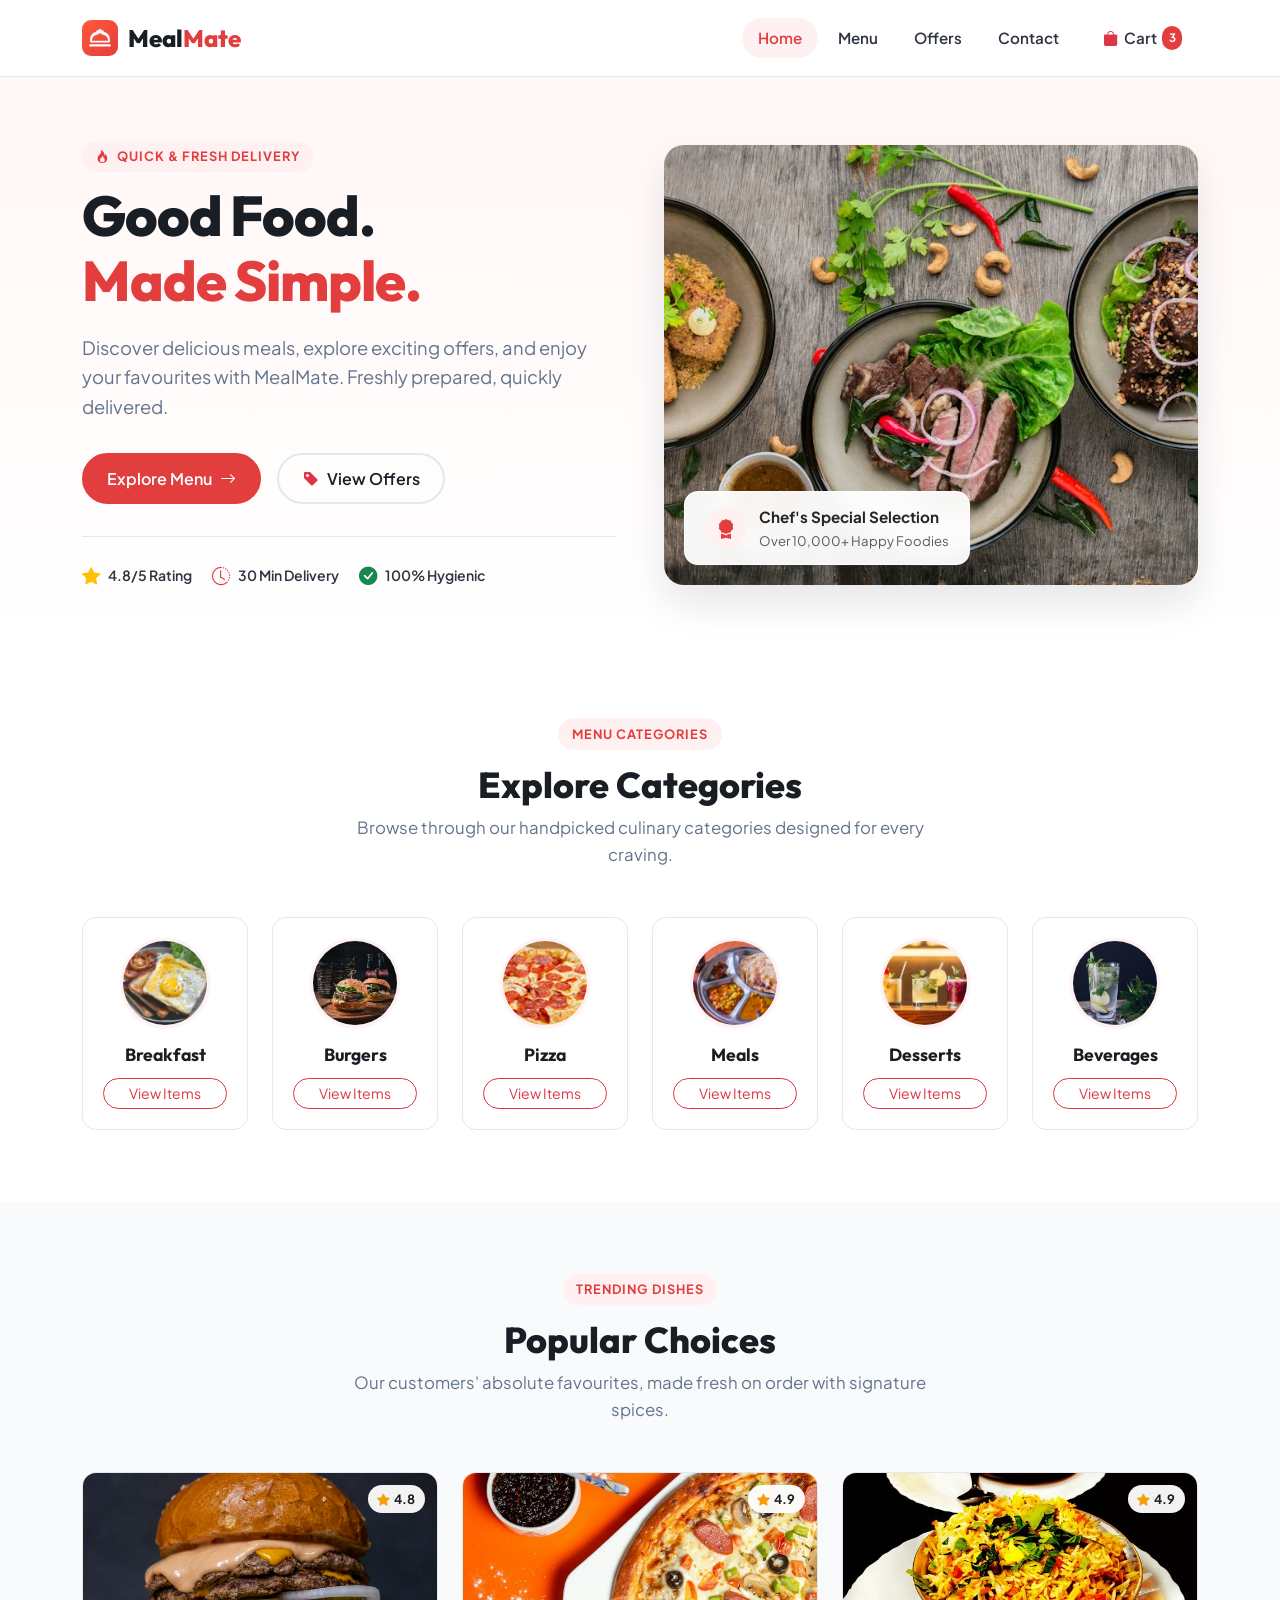
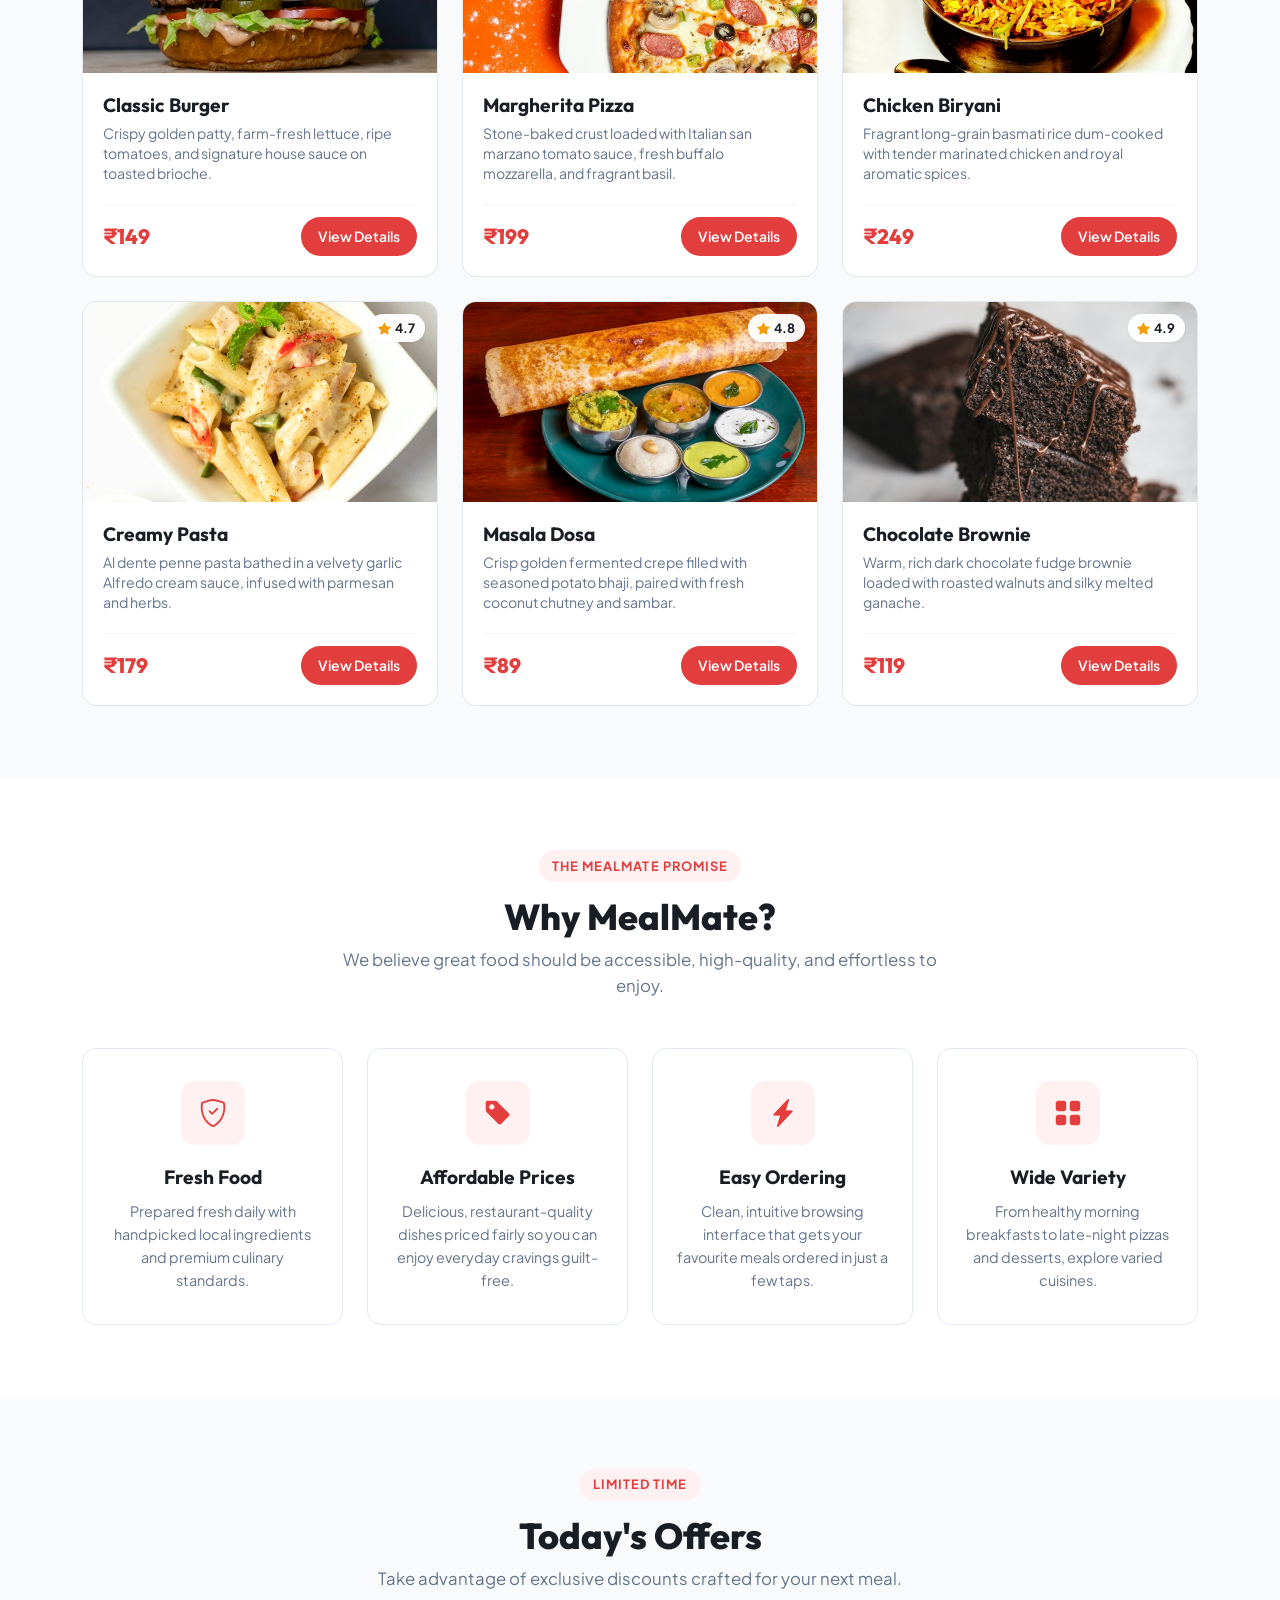
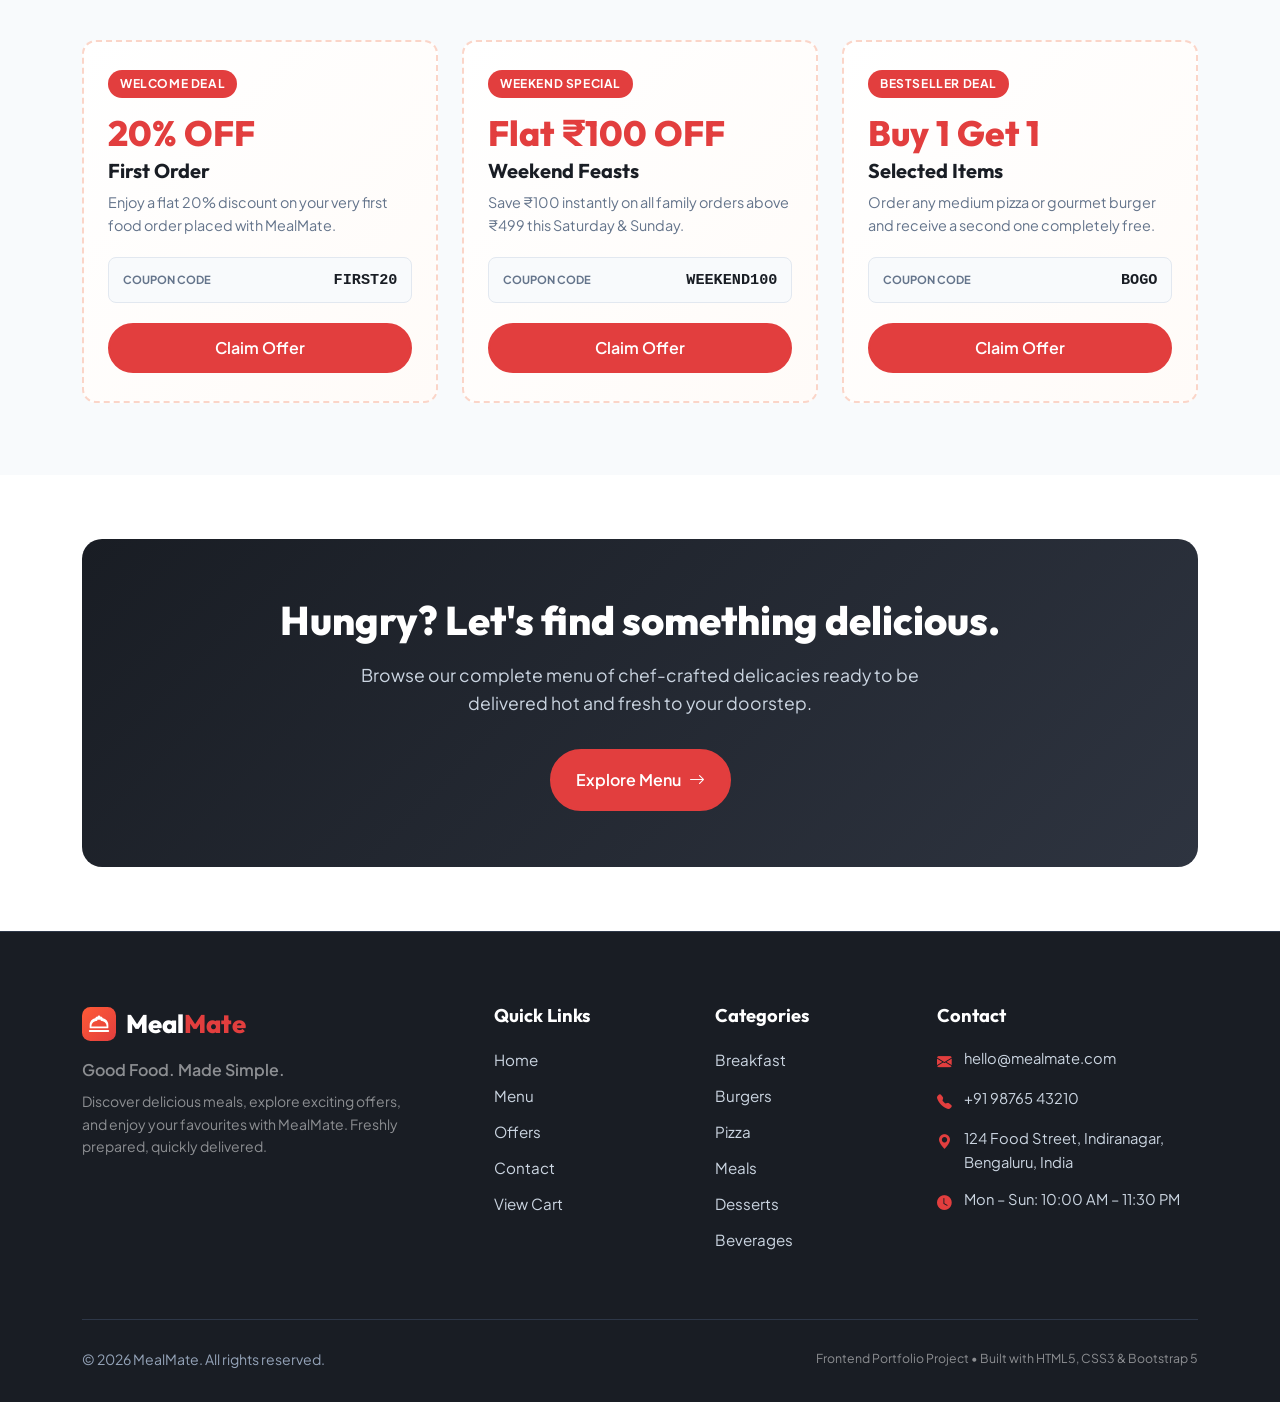
<file: index.html>
<!DOCTYPE html>
<html lang="en">
<head>
  <meta charset="UTF-8">
  <meta name="viewport" content="width=device-width, initial-scale=1.0">
  <title>MealMate — Good Food. Made Simple.</title>
  <meta name="description" content="Discover delicious meals, explore exciting offers, and enjoy your favourites with MealMate. A responsive food ordering frontend project.">

  <!-- Favicon -->
  <link rel="icon" type="image/svg+xml" href="images/logo.svg">

  <!-- Google Fonts -->
  <link rel="preconnect" href="https://fonts.googleapis.com">
  <link rel="preconnect" href="https://fonts.gstatic.com" crossorigin>
  <link href="https://fonts.googleapis.com/css2?family=Outfit:wght@600;700;800&family=Plus+Jakarta+Sans:wght@400;500;600;700&display=swap" rel="stylesheet">

  <!-- Bootstrap 5 CSS -->
  <link href="https://cdn.jsdelivr.net/npm/bootstrap@5.3.3/dist/css/bootstrap.min.css" rel="stylesheet" integrity="sha384-QWTKZyjpPEjISv5WaRU9OFeRpok6YctnYmDr5pNlyT2bRjXh0JMhjY6hW+ALEwIH" crossorigin="anonymous">

  <!-- Bootstrap Icons -->
  <link rel="stylesheet" href="https://cdn.jsdelivr.net/npm/bootstrap-icons@1.11.3/font/bootstrap-icons.min.css">

  <!-- Custom Stylesheet -->
  <link rel="stylesheet" href="css/style.css">
</head>
<body>

  <!-- ========================================================================
       1. GLOBAL NAVBAR
       ======================================================================== -->
  <header>
    <nav class="navbar navbar-expand-lg mm-navbar sticky-top">
      <div class="container">
        <!-- Brand Logo & Name -->
        <a class="navbar-brand" href="index.html">
          <img src="images/logo.svg" alt="MealMate Logo" width="36" height="36">
          <span>Meal<span class="mm-brand-accent">Mate</span></span>
        </a>

        <!-- Mobile Hamburger Toggler -->
        <button class="navbar-toggler" type="button" data-bs-toggle="collapse" data-bs-target="#navbarMealMate" aria-controls="navbarMealMate" aria-expanded="false" aria-label="Toggle navigation">
          <span class="navbar-toggler-icon"></span>
        </button>

        <!-- Navigation Links -->
        <div class="collapse navbar-collapse" id="navbarMealMate">
          <ul class="navbar-nav ms-auto mb-2 mb-lg-0 align-items-lg-center gap-lg-1">
            <li class="nav-item">
              <a class="nav-link active" aria-current="page" href="index.html">Home</a>
            </li>
            <li class="nav-item">
              <a class="nav-link" href="menu.html">Menu</a>
            </li>
            <li class="nav-item">
              <a class="nav-link" href="offers.html">Offers</a>
            </li>
            <li class="nav-item">
              <a class="nav-link" href="contact.html">Contact</a>
            </li>
            <li class="nav-item ms-lg-2 mt-2 mt-lg-0">
              <a class="nav-link mm-cart-link" href="cart.html">
                <i class="bi bi-bag-fill text-danger"></i>
                <span>Cart</span>
                <span class="mm-cart-badge">3</span>
              </a>
            </li>
          </ul>
        </div>
      </div>
    </nav>
  </header>

  <main>
    <!-- ========================================================================
         2. HERO SECTION
         ======================================================================== -->
    <section class="mm-hero">
      <div class="container">
        <div class="row align-items-center g-5">
          <!-- Hero Text Content -->
          <div class="col-12 col-lg-6">
            <span class="section-tag">
              <i class="bi bi-fire me-1"></i> Quick &amp; Fresh Delivery
            </span>
            <h1 class="mm-hero-title">
              Good Food.<br>
              <span>Made Simple.</span>
            </h1>
            <p class="mm-hero-desc">
              Discover delicious meals, explore exciting offers, and enjoy your favourites with MealMate. Freshly prepared, quickly delivered.
            </p>
            <div class="d-flex flex-wrap gap-3">
              <a href="menu.html" class="btn-mm-primary">
                <span>Explore Menu</span>
                <i class="bi bi-arrow-right"></i>
              </a>
              <a href="offers.html" class="btn-mm-outline">
                <i class="bi bi-tag-fill text-danger"></i>
                <span>View Offers</span>
              </a>
            </div>

            <!-- Value Highlights -->
            <div class="mm-hero-badges">
              <div class="mm-hero-badge-item">
                <i class="bi bi-star-fill text-warning"></i>
                <span>4.8/5 Rating</span>
              </div>
              <div class="mm-hero-badge-item">
                <i class="bi bi-clock-history"></i>
                <span>30 Min Delivery</span>
              </div>
              <div class="mm-hero-badge-item">
                <i class="bi bi-check-circle-fill text-success"></i>
                <span>100% Hygienic</span>
              </div>
            </div>
          </div>

          <!-- Hero Image Showcase -->
          <div class="col-12 col-lg-6">
            <div class="mm-hero-img-wrap">
              <img src="images/hero-food.jpg" alt="Delicious Food Platter by MealMate" class="img-fluid">
              <div class="mm-hero-floating-card">
                <div class="mm-hero-floating-icon">
                  <i class="bi bi-award-fill"></i>
                </div>
                <div>
                  <div class="fw-bold text-dark" style="font-size: 0.95rem;">Chef's Special Selection</div>
                  <div class="text-muted" style="font-size: 0.82rem;">Over 10,000+ Happy Foodies</div>
                </div>
              </div>
            </div>
          </div>
        </div>
      </div>
    </section>

    <!-- ========================================================================
         3. EXPLORE CATEGORIES
         ======================================================================== -->
    <section class="py-5 bg-white">
      <div class="container py-lg-4">
        <div class="text-center mb-5">
          <span class="section-tag">Menu Categories</span>
          <h2 class="section-title">Explore Categories</h2>
          <p class="section-subtitle">Browse through our handpicked culinary categories designed for every craving.</p>
        </div>

        <div class="row g-4 justify-content-center">
          <!-- Category 1: Breakfast -->
          <div class="col-6 col-md-4 col-lg-2">
            <div class="mm-category-card">
              <div class="mm-category-img-wrap">
                <img src="images/category-breakfast.jpg" alt="Breakfast Category">
              </div>
              <h3 class="mm-category-name">Breakfast</h3>
              <a href="menu.html#breakfast" class="btn btn-sm btn-outline-danger w-100 rounded-pill">View Items</a>
            </div>
          </div>

          <!-- Category 2: Burgers -->
          <div class="col-6 col-md-4 col-lg-2">
            <div class="mm-category-card">
              <div class="mm-category-img-wrap">
                <img src="images/category-burgers.jpg" alt="Burgers Category">
              </div>
              <h3 class="mm-category-name">Burgers</h3>
              <a href="menu.html#burgers" class="btn btn-sm btn-outline-danger w-100 rounded-pill">View Items</a>
            </div>
          </div>

          <!-- Category 3: Pizza -->
          <div class="col-6 col-md-4 col-lg-2">
            <div class="mm-category-card">
              <div class="mm-category-img-wrap">
                <img src="images/category-pizza.jpg" alt="Pizza Category">
              </div>
              <h3 class="mm-category-name">Pizza</h3>
              <a href="menu.html#pizza" class="btn btn-sm btn-outline-danger w-100 rounded-pill">View Items</a>
            </div>
          </div>

          <!-- Category 4: Meals -->
          <div class="col-6 col-md-4 col-lg-2">
            <div class="mm-category-card">
              <div class="mm-category-img-wrap">
                <img src="images/category-meals.jpg" alt="Meals Category">
              </div>
              <h3 class="mm-category-name">Meals</h3>
              <a href="menu.html#meals" class="btn btn-sm btn-outline-danger w-100 rounded-pill">View Items</a>
            </div>
          </div>

          <!-- Category 5: Desserts -->
          <div class="col-6 col-md-4 col-lg-2">
            <div class="mm-category-card">
              <div class="mm-category-img-wrap">
                <img src="images/category-desserts.jpg" alt="Desserts Category">
              </div>
              <h3 class="mm-category-name">Desserts</h3>
              <a href="menu.html#desserts" class="btn btn-sm btn-outline-danger w-100 rounded-pill">View Items</a>
            </div>
          </div>

          <!-- Category 6: Beverages -->
          <div class="col-6 col-md-4 col-lg-2">
            <div class="mm-category-card">
              <div class="mm-category-img-wrap">
                <img src="images/category-beverages.jpg" alt="Beverages Category">
              </div>
              <h3 class="mm-category-name">Beverages</h3>
              <a href="menu.html#beverages" class="btn btn-sm btn-outline-danger w-100 rounded-pill">View Items</a>
            </div>
          </div>
        </div>
      </div>
    </section>

    <!-- ========================================================================
         4. POPULAR CHOICES
         ======================================================================== -->
    <section class="py-5" style="background-color: var(--mm-light);">
      <div class="container py-lg-4">
        <div class="text-center mb-5">
          <span class="section-tag">Trending Dishes</span>
          <h2 class="section-title">Popular Choices</h2>
          <p class="section-subtitle">Our customers' absolute favourites, made fresh on order with signature spices.</p>
        </div>

        <div class="row g-4">
          <!-- Food Card 1: Classic Burger -->
          <div class="col-12 col-md-6 col-lg-4">
            <article class="mm-food-card">
              <div class="mm-food-img-wrap">
                <img src="images/classic-burger.jpg" alt="Classic Burger">
                <div class="mm-food-rating-badge">
                  <i class="bi bi-star-fill"></i>
                  <span>4.8</span>
                </div>
              </div>
              <div class="mm-food-body">
                <h3 class="mm-food-title">Classic Burger</h3>
                <p class="mm-food-desc">Crispy golden patty, farm-fresh lettuce, ripe tomatoes, and signature house sauce on toasted brioche.</p>
                <div class="mm-food-footer">
                  <span class="mm-food-price">₹149</span>
                  <a href="food-details.html" class="btn-mm-primary btn-mm-sm">View Details</a>
                </div>
              </div>
            </article>
          </div>

          <!-- Food Card 2: Margherita Pizza -->
          <div class="col-12 col-md-6 col-lg-4">
            <article class="mm-food-card">
              <div class="mm-food-img-wrap">
                <img src="images/margherita-pizza.jpg" alt="Margherita Pizza">
                <div class="mm-food-rating-badge">
                  <i class="bi bi-star-fill"></i>
                  <span>4.9</span>
                </div>
              </div>
              <div class="mm-food-body">
                <h3 class="mm-food-title">Margherita Pizza</h3>
                <p class="mm-food-desc">Stone-baked crust loaded with Italian san marzano tomato sauce, fresh buffalo mozzarella, and fragrant basil.</p>
                <div class="mm-food-footer">
                  <span class="mm-food-price">₹199</span>
                  <a href="food-details.html" class="btn-mm-primary btn-mm-sm">View Details</a>
                </div>
              </div>
            </article>
          </div>

          <!-- Food Card 3: Chicken Biryani -->
          <div class="col-12 col-md-6 col-lg-4">
            <article class="mm-food-card">
              <div class="mm-food-img-wrap">
                <img src="images/chicken-biryani.jpg" alt="Chicken Biryani">
                <div class="mm-food-rating-badge">
                  <i class="bi bi-star-fill"></i>
                  <span>4.9</span>
                </div>
              </div>
              <div class="mm-food-body">
                <h3 class="mm-food-title">Chicken Biryani</h3>
                <p class="mm-food-desc">Fragrant long-grain basmati rice dum-cooked with tender marinated chicken and royal aromatic spices.</p>
                <div class="mm-food-footer">
                  <span class="mm-food-price">₹249</span>
                  <a href="food-details.html" class="btn-mm-primary btn-mm-sm">View Details</a>
                </div>
              </div>
            </article>
          </div>

          <!-- Food Card 4: Creamy Pasta -->
          <div class="col-12 col-md-6 col-lg-4">
            <article class="mm-food-card">
              <div class="mm-food-img-wrap">
                <img src="images/creamy-pasta.jpg" alt="Creamy Pasta">
                <div class="mm-food-rating-badge">
                  <i class="bi bi-star-fill"></i>
                  <span>4.7</span>
                </div>
              </div>
              <div class="mm-food-body">
                <h3 class="mm-food-title">Creamy Pasta</h3>
                <p class="mm-food-desc">Al dente penne pasta bathed in a velvety garlic Alfredo cream sauce, infused with parmesan and herbs.</p>
                <div class="mm-food-footer">
                  <span class="mm-food-price">₹179</span>
                  <a href="food-details.html" class="btn-mm-primary btn-mm-sm">View Details</a>
                </div>
              </div>
            </article>
          </div>

          <!-- Food Card 5: Masala Dosa -->
          <div class="col-12 col-md-6 col-lg-4">
            <article class="mm-food-card">
              <div class="mm-food-img-wrap">
                <img src="images/masala-dosa.jpg" alt="Masala Dosa">
                <div class="mm-food-rating-badge">
                  <i class="bi bi-star-fill"></i>
                  <span>4.8</span>
                </div>
              </div>
              <div class="mm-food-body">
                <h3 class="mm-food-title">Masala Dosa</h3>
                <p class="mm-food-desc">Crisp golden fermented crepe filled with seasoned potato bhaji, paired with fresh coconut chutney and sambar.</p>
                <div class="mm-food-footer">
                  <span class="mm-food-price">₹89</span>
                  <a href="food-details.html" class="btn-mm-primary btn-mm-sm">View Details</a>
                </div>
              </div>
            </article>
          </div>

          <!-- Food Card 6: Chocolate Brownie -->
          <div class="col-12 col-md-6 col-lg-4">
            <article class="mm-food-card">
              <div class="mm-food-img-wrap">
                <img src="images/chocolate-brownie.jpg" alt="Chocolate Brownie">
                <div class="mm-food-rating-badge">
                  <i class="bi bi-star-fill"></i>
                  <span>4.9</span>
                </div>
              </div>
              <div class="mm-food-body">
                <h3 class="mm-food-title">Chocolate Brownie</h3>
                <p class="mm-food-desc">Warm, rich dark chocolate fudge brownie loaded with roasted walnuts and silky melted ganache.</p>
                <div class="mm-food-footer">
                  <span class="mm-food-price">₹119</span>
                  <a href="food-details.html" class="btn-mm-primary btn-mm-sm">View Details</a>
                </div>
              </div>
            </article>
          </div>
        </div>
      </div>
    </section>

    <!-- ========================================================================
         5. WHY MEALMATE?
         ======================================================================== -->
    <section class="py-5 bg-white">
      <div class="container py-lg-4">
        <div class="text-center mb-5">
          <span class="section-tag">The MealMate Promise</span>
          <h2 class="section-title">Why MealMate?</h2>
          <p class="section-subtitle">We believe great food should be accessible, high-quality, and effortless to enjoy.</p>
        </div>

        <div class="row g-4">
          <!-- Feature 1: Fresh Food -->
          <div class="col-12 col-sm-6 col-lg-3">
            <div class="mm-feature-card">
              <div class="mm-feature-icon">
                <i class="bi bi-shield-check"></i>
              </div>
              <h3 class="mm-feature-title">Fresh Food</h3>
              <p class="mm-feature-desc">Prepared fresh daily with handpicked local ingredients and premium culinary standards.</p>
            </div>
          </div>

          <!-- Feature 2: Affordable Prices -->
          <div class="col-12 col-sm-6 col-lg-3">
            <div class="mm-feature-card">
              <div class="mm-feature-icon">
                <i class="bi bi-tag-fill"></i>
              </div>
              <h3 class="mm-feature-title">Affordable Prices</h3>
              <p class="mm-feature-desc">Delicious, restaurant-quality dishes priced fairly so you can enjoy everyday cravings guilt-free.</p>
            </div>
          </div>

          <!-- Feature 3: Easy Ordering -->
          <div class="col-12 col-sm-6 col-lg-3">
            <div class="mm-feature-card">
              <div class="mm-feature-icon">
                <i class="bi bi-lightning-charge-fill"></i>
              </div>
              <h3 class="mm-feature-title">Easy Ordering</h3>
              <p class="mm-feature-desc">Clean, intuitive browsing interface that gets your favourite meals ordered in just a few taps.</p>
            </div>
          </div>

          <!-- Feature 4: Wide Variety -->
          <div class="col-12 col-sm-6 col-lg-3">
            <div class="mm-feature-card">
              <div class="mm-feature-icon">
                <i class="bi bi-grid-fill"></i>
              </div>
              <h3 class="mm-feature-title">Wide Variety</h3>
              <p class="mm-feature-desc">From healthy morning breakfasts to late-night pizzas and desserts, explore varied cuisines.</p>
            </div>
          </div>
        </div>
      </div>
    </section>

    <!-- ========================================================================
         6. TODAY'S OFFERS
         ======================================================================== -->
    <section class="py-5" style="background-color: var(--mm-light);">
      <div class="container py-lg-4">
        <div class="text-center mb-5">
          <span class="section-tag">Limited Time</span>
          <h2 class="section-title">Today's Offers</h2>
          <p class="section-subtitle">Take advantage of exclusive discounts crafted for your next meal.</p>
        </div>

        <div class="row g-4">
          <!-- Offer 1 -->
          <div class="col-12 col-md-4">
            <div class="mm-offer-card">
              <span class="mm-offer-badge">Welcome Deal</span>
              <div class="mm-offer-discount">20% OFF</div>
              <h3 class="mm-offer-title">First Order</h3>
              <p class="mm-offer-desc">Enjoy a flat 20% discount on your very first food order placed with MealMate.</p>
              <div class="mm-coupon-box">
                <span class="mm-coupon-label">Coupon Code</span>
                <span>FIRST20</span>
              </div>
              <a href="offers.html" class="btn-mm-primary w-100">Claim Offer</a>
            </div>
          </div>

          <!-- Offer 2 -->
          <div class="col-12 col-md-4">
            <div class="mm-offer-card">
              <span class="mm-offer-badge">Weekend Special</span>
              <div class="mm-offer-discount">Flat ₹100 OFF</div>
              <h3 class="mm-offer-title">Weekend Feasts</h3>
              <p class="mm-offer-desc">Save ₹100 instantly on all family orders above ₹499 this Saturday &amp; Sunday.</p>
              <div class="mm-coupon-box">
                <span class="mm-coupon-label">Coupon Code</span>
                <span>WEEKEND100</span>
              </div>
              <a href="offers.html" class="btn-mm-primary w-100">Claim Offer</a>
            </div>
          </div>

          <!-- Offer 3 -->
          <div class="col-12 col-md-4">
            <div class="mm-offer-card">
              <span class="mm-offer-badge">Bestseller Deal</span>
              <div class="mm-offer-discount">Buy 1 Get 1</div>
              <h3 class="mm-offer-title">Selected Items</h3>
              <p class="mm-offer-desc">Order any medium pizza or gourmet burger and receive a second one completely free.</p>
              <div class="mm-coupon-box">
                <span class="mm-coupon-label">Coupon Code</span>
                <span>BOGO</span>
              </div>
              <a href="offers.html" class="btn-mm-primary w-100">Claim Offer</a>
            </div>
          </div>
        </div>
      </div>
    </section>

    <!-- ========================================================================
         7. FINAL CTA
         ======================================================================== -->
    <section class="py-5 bg-white">
      <div class="container py-lg-3">
        <div class="mm-cta-banner">
          <div class="position-relative" style="z-index: 2;">
            <h2>Hungry? Let's find something delicious.</h2>
            <p>Browse our complete menu of chef-crafted delicacies ready to be delivered hot and fresh to your doorstep.</p>
            <a href="menu.html" class="btn-mm-primary px-4 py-3 fs-6">
              <span>Explore Menu</span>
              <i class="bi bi-arrow-right"></i>
            </a>
          </div>
        </div>
      </div>
    </section>
  </main>

  <!-- ========================================================================
       8. GLOBAL FOOTER
       ======================================================================== -->
  <footer class="mm-footer">
    <div class="container">
      <div class="row g-4 justify-content-between">
        <!-- Brand Info -->
        <div class="col-12 col-lg-4">
          <a class="mm-footer-brand" href="index.html">
            <img src="images/logo.svg" alt="MealMate Logo" width="34" height="34">
            <span>Meal<span class="mm-brand-accent">Mate</span></span>
          </a>
          <p class="text-white-50 fw-semibold mb-2">Good Food. Made Simple.</p>
          <p class="small text-white-50 mb-4" style="max-width: 320px;">
            Discover delicious meals, explore exciting offers, and enjoy your favourites with MealMate. Freshly prepared, quickly delivered.
          </p>
        </div>

        <!-- Quick Links -->
        <div class="col-6 col-md-3 col-lg-2">
          <h5>Quick Links</h5>
          <ul class="mm-footer-links">
            <li><a href="index.html">Home</a></li>
            <li><a href="menu.html">Menu</a></li>
            <li><a href="offers.html">Offers</a></li>
            <li><a href="contact.html">Contact</a></li>
            <li><a href="cart.html">View Cart</a></li>
          </ul>
        </div>

        <!-- Food Categories -->
        <div class="col-6 col-md-3 col-lg-2">
          <h5>Categories</h5>
          <ul class="mm-footer-links">
            <li><a href="menu.html#breakfast">Breakfast</a></li>
            <li><a href="menu.html#burgers">Burgers</a></li>
            <li><a href="menu.html#pizza">Pizza</a></li>
            <li><a href="menu.html#meals">Meals</a></li>
            <li><a href="menu.html#desserts">Desserts</a></li>
            <li><a href="menu.html#beverages">Beverages</a></li>
          </ul>
        </div>

        <!-- Contact Info -->
        <div class="col-12 col-md-6 col-lg-3">
          <h5>Contact</h5>
          <div class="mm-footer-contact-item">
            <i class="bi bi-envelope-fill"></i>
            <span>hello@mealmate.com</span>
          </div>
          <div class="mm-footer-contact-item">
            <i class="bi bi-telephone-fill"></i>
            <span>+91 98765 43210</span>
          </div>
          <div class="mm-footer-contact-item">
            <i class="bi bi-geo-alt-fill"></i>
            <span>124 Food Street, Indiranagar, Bengaluru, India</span>
          </div>
          <div class="mm-footer-contact-item">
            <i class="bi bi-clock-fill"></i>
            <span>Mon – Sun: 10:00 AM – 11:30 PM</span>
          </div>
        </div>
      </div>

      <!-- Footer Bottom -->
      <div class="mm-footer-bottom">
        <div>&copy; 2026 MealMate. All rights reserved.</div>
        <div class="text-white-50 small">
          Frontend Portfolio Project &bull; Built with HTML5, CSS3 &amp; Bootstrap 5
        </div>
      </div>
    </div>
  </footer>

  <!-- Bootstrap 5 JS Bundle -->
  <script src="https://cdn.jsdelivr.net/npm/bootstrap@5.3.3/dist/js/bootstrap.bundle.min.js" integrity="sha384-YvpcrYf0tY3lHB60NNkmXc5s9fDVZLESaAA55NDzOxhy9GkcIdslK1eN7N6jIeHz" crossorigin="anonymous"></script>
</body>
</html>
</file>
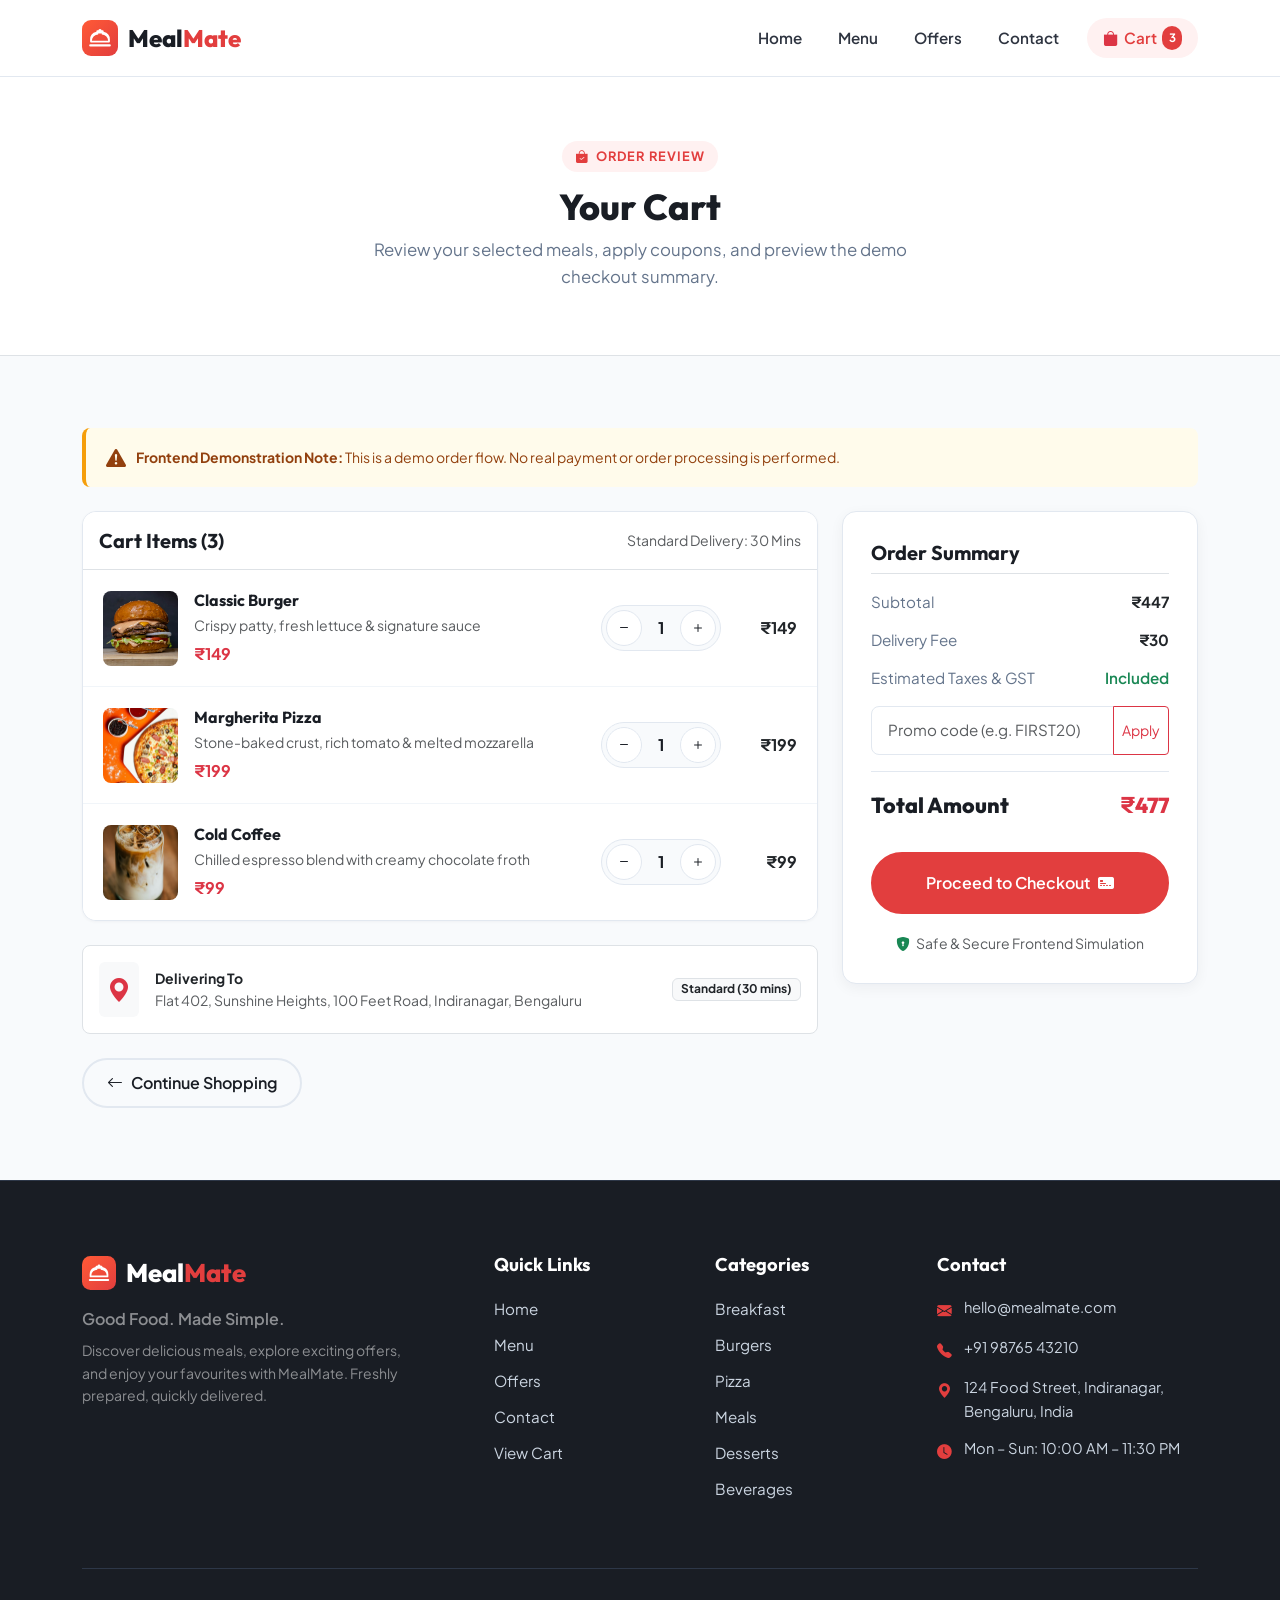
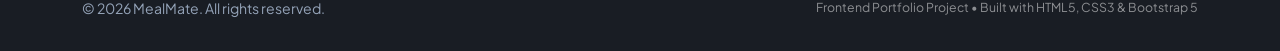
<file: cart.html>
<!DOCTYPE html>
<html lang="en">
<head>
  <meta charset="UTF-8">
  <meta name="viewport" content="width=device-width, initial-scale=1.0">
  <title>Your Cart — MealMate | Mock Checkout Demo</title>
  <meta name="description" content="View your cart summary and mock checkout on MealMate. A frontend portfolio demo built with HTML5, CSS3, and Bootstrap 5.">

  <!-- Favicon -->
  <link rel="icon" type="image/svg+xml" href="images/logo.svg">

  <!-- Google Fonts -->
  <link rel="preconnect" href="https://fonts.googleapis.com">
  <link rel="preconnect" href="https://fonts.gstatic.com" crossorigin>
  <link href="https://fonts.googleapis.com/css2?family=Outfit:wght@600;700;800&family=Plus+Jakarta+Sans:wght@400;500;600;700&display=swap" rel="stylesheet">

  <!-- Bootstrap 5 CSS -->
  <link href="https://cdn.jsdelivr.net/npm/bootstrap@5.3.3/dist/css/bootstrap.min.css" rel="stylesheet" integrity="sha384-QWTKZyjpPEjISv5WaRU9OFeRpok6YctnYmDr5pNlyT2bRjXh0JMhjY6hW+ALEwIH" crossorigin="anonymous">

  <!-- Bootstrap Icons -->
  <link rel="stylesheet" href="https://cdn.jsdelivr.net/npm/bootstrap-icons@1.11.3/font/bootstrap-icons.min.css">

  <!-- Custom Stylesheet -->
  <link rel="stylesheet" href="css/style.css">
</head>
<body>

  <!-- ========================================================================
       1. GLOBAL NAVBAR
       ======================================================================== -->
  <header>
    <nav class="navbar navbar-expand-lg mm-navbar sticky-top">
      <div class="container">
        <!-- Brand Logo & Name -->
        <a class="navbar-brand" href="index.html">
          <img src="images/logo.svg" alt="MealMate Logo" width="36" height="36">
          <span>Meal<span class="mm-brand-accent">Mate</span></span>
        </a>

        <!-- Mobile Hamburger Toggler -->
        <button class="navbar-toggler" type="button" data-bs-toggle="collapse" data-bs-target="#navbarMealMate" aria-controls="navbarMealMate" aria-expanded="false" aria-label="Toggle navigation">
          <span class="navbar-toggler-icon"></span>
        </button>

        <!-- Navigation Links -->
        <div class="collapse navbar-collapse" id="navbarMealMate">
          <ul class="navbar-nav ms-auto mb-2 mb-lg-0 align-items-lg-center gap-lg-1">
            <li class="nav-item">
              <a class="nav-link" href="index.html">Home</a>
            </li>
            <li class="nav-item">
              <a class="nav-link" href="menu.html">Menu</a>
            </li>
            <li class="nav-item">
              <a class="nav-link" href="offers.html">Offers</a>
            </li>
            <li class="nav-item">
              <a class="nav-link" href="contact.html">Contact</a>
            </li>
            <li class="nav-item ms-lg-2 mt-2 mt-lg-0">
              <a class="nav-link active mm-cart-link" aria-current="page" href="cart.html">
                <i class="bi bi-bag-fill text-danger"></i>
                <span>Cart</span>
                <span class="mm-cart-badge">3</span>
              </a>
            </li>
          </ul>
        </div>
      </div>
    </nav>
  </header>

  <main>
    <!-- ========================================================================
         2. PAGE HEADER BANNER
         ======================================================================== -->
    <section class="py-5 bg-white border-bottom">
      <div class="container py-lg-3 text-center">
        <span class="section-tag">
          <i class="bi bi-bag-check-fill me-1"></i> Order Review
        </span>
        <h1 class="section-title">Your Cart</h1>
        <p class="section-subtitle">Review your selected meals, apply coupons, and preview the demo checkout summary.</p>
      </div>
    </section>

    <!-- ========================================================================
         3. CART CONTENT SECTION
         ======================================================================== -->
    <section class="py-5" style="background-color: var(--mm-light);">
      <div class="container py-lg-4">

        <!-- Prominent Demo Notice -->
        <div class="mm-demo-notice" role="alert">
          <i class="bi bi-exclamation-triangle-fill fs-5"></i>
          <div>
            <strong>Frontend Demonstration Note:</strong> This is a demo order flow. No real payment or order processing is performed.
          </div>
        </div>

        <div class="row g-4">
          <!-- Left Column: Items Table / List -->
          <div class="col-12 col-lg-8">
            <div class="mm-cart-table-wrap">
              <div class="p-3 bg-white border-bottom d-flex justify-content-between align-items-center">
                <h5 class="mb-0 fw-bold">Cart Items (3)</h5>
                <span class="text-muted small">Standard Delivery: 30 Mins</span>
              </div>

              <!-- Item 1: Classic Burger -->
              <div class="mm-cart-item-row bg-white">
                <img src="images/classic-burger.jpg" alt="Classic Burger" class="mm-cart-thumb">
                <div class="flex-grow-1">
                  <h6 class="fw-bold mb-1">Classic Burger</h6>
                  <p class="text-muted small mb-1">Crispy patty, fresh lettuce &amp; signature sauce</p>
                  <span class="text-danger fw-bold">₹149</span>
                </div>
                <div class="d-flex align-items-center gap-3">
                  <div class="mm-qty-control">
                    <button type="button" class="mm-qty-btn" aria-label="Decrease quantity" disabled>
                      <i class="bi bi-dash"></i>
                    </button>
                    <span class="mm-qty-val">1</span>
                    <button type="button" class="mm-qty-btn" aria-label="Increase quantity" disabled>
                      <i class="bi bi-plus"></i>
                    </button>
                  </div>
                  <div class="fw-bold text-dark text-nowrap" style="min-width: 60px; text-align: right;">₹149</div>
                </div>
              </div>

              <!-- Item 2: Margherita Pizza -->
              <div class="mm-cart-item-row bg-white">
                <img src="images/margherita-pizza.jpg" alt="Margherita Pizza" class="mm-cart-thumb">
                <div class="flex-grow-1">
                  <h6 class="fw-bold mb-1">Margherita Pizza</h6>
                  <p class="text-muted small mb-1">Stone-baked crust, rich tomato &amp; melted mozzarella</p>
                  <span class="text-danger fw-bold">₹199</span>
                </div>
                <div class="d-flex align-items-center gap-3">
                  <div class="mm-qty-control">
                    <button type="button" class="mm-qty-btn" aria-label="Decrease quantity" disabled>
                      <i class="bi bi-dash"></i>
                    </button>
                    <span class="mm-qty-val">1</span>
                    <button type="button" class="mm-qty-btn" aria-label="Increase quantity" disabled>
                      <i class="bi bi-plus"></i>
                    </button>
                  </div>
                  <div class="fw-bold text-dark text-nowrap" style="min-width: 60px; text-align: right;">₹199</div>
                </div>
              </div>

              <!-- Item 3: Cold Coffee -->
              <div class="mm-cart-item-row bg-white">
                <img src="images/cold-coffee.jpg" alt="Cold Coffee" class="mm-cart-thumb">
                <div class="flex-grow-1">
                  <h6 class="fw-bold mb-1">Cold Coffee</h6>
                  <p class="text-muted small mb-1">Chilled espresso blend with creamy chocolate froth</p>
                  <span class="text-danger fw-bold">₹99</span>
                </div>
                <div class="d-flex align-items-center gap-3">
                  <div class="mm-qty-control">
                    <button type="button" class="mm-qty-btn" aria-label="Decrease quantity" disabled>
                      <i class="bi bi-dash"></i>
                    </button>
                    <span class="mm-qty-val">1</span>
                    <button type="button" class="mm-qty-btn" aria-label="Increase quantity" disabled>
                      <i class="bi bi-plus"></i>
                    </button>
                  </div>
                  <div class="fw-bold text-dark text-nowrap" style="min-width: 60px; text-align: right;">₹99</div>
                </div>
              </div>
            </div>

            <!-- Delivery Address Mock Box -->
            <div class="p-3 mt-4 bg-white border rounded-3 d-flex align-items-center gap-3">
              <div class="p-2 bg-light rounded text-danger fs-4">
                <i class="bi bi-geo-alt-fill"></i>
              </div>
              <div class="flex-grow-1">
                <div class="fw-bold small text-dark">Delivering To</div>
                <div class="text-muted small">Flat 402, Sunshine Heights, 100 Feet Road, Indiranagar, Bengaluru</div>
              </div>
              <span class="badge bg-light text-dark border">Standard (30 mins)</span>
            </div>

            <div class="mt-4">
              <a href="menu.html" class="btn-mm-outline">
                <i class="bi bi-arrow-left"></i>
                <span>Continue Shopping</span>
              </a>
            </div>
          </div>

          <!-- Right Column: Order Summary Card -->
          <div class="col-12 col-lg-4">
            <div class="mm-cart-summary-card">
              <h5 class="fw-bold mb-3 pb-2 border-bottom">Order Summary</h5>

              <div class="mm-summary-line">
                <span>Subtotal</span>
                <span class="fw-bold text-dark">₹447</span>
              </div>
              <div class="mm-summary-line">
                <span>Delivery Fee</span>
                <span class="fw-bold text-dark">₹30</span>
              </div>
              <div class="mm-summary-line">
                <span>Estimated Taxes &amp; GST</span>
                <span class="text-success fw-semibold">Included</span>
              </div>

              <!-- Promo Code Input Group -->
              <div class="input-group my-3">
                <input type="text" class="form-control form-control-sm" placeholder="Promo code (e.g. FIRST20)" aria-label="Promo code">
                <button class="btn btn-outline-danger btn-sm" type="button">Apply</button>
              </div>

              <!-- Total Amount -->
              <div class="mm-summary-line total">
                <span>Total Amount</span>
                <span class="text-danger">₹477</span>
              </div>

              <!-- Checkout Button (Triggers Bootstrap Modal for Demo Feedback) -->
              <button type="button" class="btn-mm-primary w-100 py-3 mt-3 fs-6" data-bs-toggle="modal" data-bs-target="#demoCheckoutModal">
                <span>Proceed to Checkout</span>
                <i class="bi bi-credit-card-2-front-fill"></i>
              </button>

              <div class="text-center mt-3">
                <span class="text-muted small">
                  <i class="bi bi-shield-lock-fill text-success me-1"></i> Safe &amp; Secure Frontend Simulation
                </span>
              </div>
            </div>
          </div>
        </div>

      </div>
    </section>
  </main>

  <!-- ========================================================================
       4. CHECKOUT DEMO MODAL (BOOTSTRAP COMPONENT)
       ======================================================================== -->
  <div class="modal fade" id="demoCheckoutModal" tabindex="-1" aria-labelledby="demoCheckoutModalLabel" aria-hidden="true">
    <div class="modal-dialog modal-dialog-centered">
      <div class="modal-content border-0 shadow-lg rounded-4">
        <div class="modal-header border-0 pb-0">
          <h5 class="modal-title fw-bold" id="demoCheckoutModalLabel">
            <i class="bi bi-check-circle-fill text-success me-2"></i> Demo Checkout Simulation
          </h5>
          <button type="button" class="btn-close" data-bs-dismiss="modal" aria-label="Close"></button>
        </div>
        <div class="modal-body py-4">
          <p class="text-muted mb-3">
            Thank you for reviewing the <strong>MealMate</strong> ordering flow!
          </p>
          <div class="p-3 bg-light rounded-3 mb-3 border">
            <div class="d-flex justify-content-between mb-1 small">
              <span class="text-muted">Simulated Order:</span>
              <span class="fw-bold">#MM-2026-9812</span>
            </div>
            <div class="d-flex justify-content-between mb-1 small">
              <span class="text-muted">Items Count:</span>
              <span class="fw-bold">3 items</span>
            </div>
            <div class="d-flex justify-content-between small">
              <span class="text-muted">Total Payable:</span>
              <span class="fw-bold text-danger">₹477</span>
            </div>
          </div>
          <div class="alert alert-warning small mb-0">
            <i class="bi bi-info-circle-fill me-1"></i>
            This is a frontend portfolio project designed with HTML5, CSS3, and Bootstrap 5. No real financial transaction or backend ordering takes place.
          </div>
        </div>
        <div class="modal-footer border-0 pt-0">
          <button type="button" class="btn btn-secondary rounded-pill" data-bs-dismiss="modal">Close</button>
          <a href="menu.html" class="btn-mm-primary btn-mm-sm">Browse More Food</a>
        </div>
      </div>
    </div>
  </div>

  <!-- ========================================================================
       5. GLOBAL FOOTER
       ======================================================================== -->
  <footer class="mm-footer">
    <div class="container">
      <div class="row g-4 justify-content-between">
        <!-- Brand Info -->
        <div class="col-12 col-lg-4">
          <a class="mm-footer-brand" href="index.html">
            <img src="images/logo.svg" alt="MealMate Logo" width="34" height="34">
            <span>Meal<span class="mm-brand-accent">Mate</span></span>
          </a>
          <p class="text-white-50 fw-semibold mb-2">Good Food. Made Simple.</p>
          <p class="small text-white-50 mb-4" style="max-width: 320px;">
            Discover delicious meals, explore exciting offers, and enjoy your favourites with MealMate. Freshly prepared, quickly delivered.
          </p>
        </div>

        <!-- Quick Links -->
        <div class="col-6 col-md-3 col-lg-2">
          <h5>Quick Links</h5>
          <ul class="mm-footer-links">
            <li><a href="index.html">Home</a></li>
            <li><a href="menu.html">Menu</a></li>
            <li><a href="offers.html">Offers</a></li>
            <li><a href="contact.html">Contact</a></li>
            <li><a href="cart.html">View Cart</a></li>
          </ul>
        </div>

        <!-- Food Categories -->
        <div class="col-6 col-md-3 col-lg-2">
          <h5>Categories</h5>
          <ul class="mm-footer-links">
            <li><a href="menu.html#breakfast">Breakfast</a></li>
            <li><a href="menu.html#burgers">Burgers</a></li>
            <li><a href="menu.html#pizza">Pizza</a></li>
            <li><a href="menu.html#meals">Meals</a></li>
            <li><a href="menu.html#desserts">Desserts</a></li>
            <li><a href="menu.html#beverages">Beverages</a></li>
          </ul>
        </div>

        <!-- Contact Info -->
        <div class="col-12 col-md-6 col-lg-3">
          <h5>Contact</h5>
          <div class="mm-footer-contact-item">
            <i class="bi bi-envelope-fill"></i>
            <span>hello@mealmate.com</span>
          </div>
          <div class="mm-footer-contact-item">
            <i class="bi bi-telephone-fill"></i>
            <span>+91 98765 43210</span>
          </div>
          <div class="mm-footer-contact-item">
            <i class="bi bi-geo-alt-fill"></i>
            <span>124 Food Street, Indiranagar, Bengaluru, India</span>
          </div>
          <div class="mm-footer-contact-item">
            <i class="bi bi-clock-fill"></i>
            <span>Mon – Sun: 10:00 AM – 11:30 PM</span>
          </div>
        </div>
      </div>

      <!-- Footer Bottom -->
      <div class="mm-footer-bottom">
        <div>&copy; 2026 MealMate. All rights reserved.</div>
        <div class="text-white-50 small">
          Frontend Portfolio Project &bull; Built with HTML5, CSS3 &amp; Bootstrap 5
        </div>
      </div>
    </div>
  </footer>

  <!-- Bootstrap 5 JS Bundle -->
  <script src="https://cdn.jsdelivr.net/npm/bootstrap@5.3.3/dist/js/bootstrap.bundle.min.js" integrity="sha384-YvpcrYf0tY3lHB60NNkmXc5s9fDVZLESaAA55NDzOxhy9GkcIdslK1eN7N6jIeHz" crossorigin="anonymous"></script>
</body>
</html>
</file>
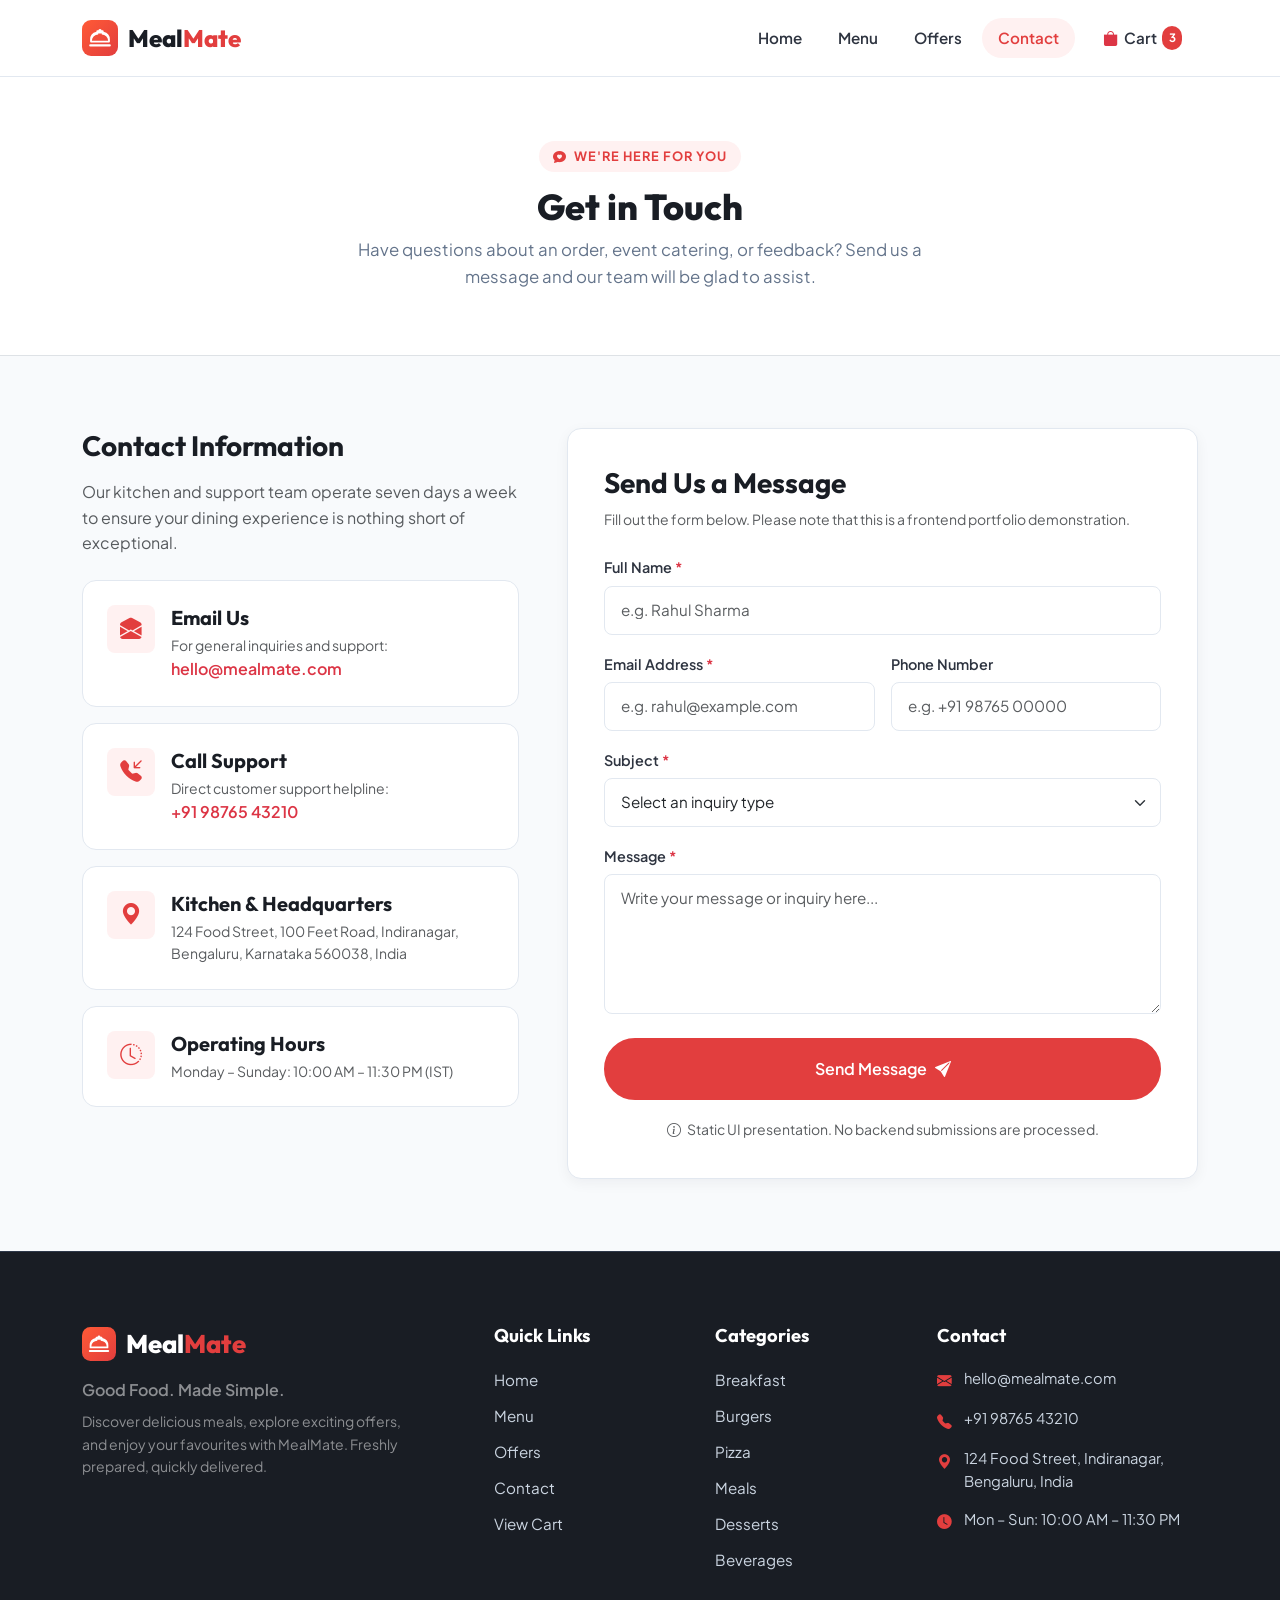
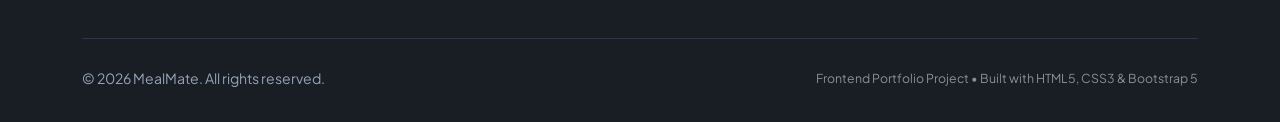
<file: contact.html>
<!DOCTYPE html>
<html lang="en">
<head>
  <meta charset="UTF-8">
  <meta name="viewport" content="width=device-width, initial-scale=1.0">
  <title>Contact Us — MealMate | Good Food. Made Simple.</title>
  <meta name="description" content="Get in touch with MealMate. Reach our customer care team, locate our branch, or send your feedback and catering inquiries.">

  <!-- Favicon -->
  <link rel="icon" type="image/svg+xml" href="images/logo.svg">

  <!-- Google Fonts -->
  <link rel="preconnect" href="https://fonts.googleapis.com">
  <link rel="preconnect" href="https://fonts.gstatic.com" crossorigin>
  <link href="https://fonts.googleapis.com/css2?family=Outfit:wght@600;700;800&family=Plus+Jakarta+Sans:wght@400;500;600;700&display=swap" rel="stylesheet">

  <!-- Bootstrap 5 CSS -->
  <link href="https://cdn.jsdelivr.net/npm/bootstrap@5.3.3/dist/css/bootstrap.min.css" rel="stylesheet" integrity="sha384-QWTKZyjpPEjISv5WaRU9OFeRpok6YctnYmDr5pNlyT2bRjXh0JMhjY6hW+ALEwIH" crossorigin="anonymous">

  <!-- Bootstrap Icons -->
  <link rel="stylesheet" href="https://cdn.jsdelivr.net/npm/bootstrap-icons@1.11.3/font/bootstrap-icons.min.css">

  <!-- Custom Stylesheet -->
  <link rel="stylesheet" href="css/style.css">
</head>
<body>

  <!-- ========================================================================
       1. GLOBAL NAVBAR
       ======================================================================== -->
  <header>
    <nav class="navbar navbar-expand-lg mm-navbar sticky-top">
      <div class="container">
        <!-- Brand Logo & Name -->
        <a class="navbar-brand" href="index.html">
          <img src="images/logo.svg" alt="MealMate Logo" width="36" height="36">
          <span>Meal<span class="mm-brand-accent">Mate</span></span>
        </a>

        <!-- Mobile Hamburger Toggler -->
        <button class="navbar-toggler" type="button" data-bs-toggle="collapse" data-bs-target="#navbarMealMate" aria-controls="navbarMealMate" aria-expanded="false" aria-label="Toggle navigation">
          <span class="navbar-toggler-icon"></span>
        </button>

        <!-- Navigation Links -->
        <div class="collapse navbar-collapse" id="navbarMealMate">
          <ul class="navbar-nav ms-auto mb-2 mb-lg-0 align-items-lg-center gap-lg-1">
            <li class="nav-item">
              <a class="nav-link" href="index.html">Home</a>
            </li>
            <li class="nav-item">
              <a class="nav-link" href="menu.html">Menu</a>
            </li>
            <li class="nav-item">
              <a class="nav-link" href="offers.html">Offers</a>
            </li>
            <li class="nav-item">
              <a class="nav-link active" aria-current="page" href="contact.html">Contact</a>
            </li>
            <li class="nav-item ms-lg-2 mt-2 mt-lg-0">
              <a class="nav-link mm-cart-link" href="cart.html">
                <i class="bi bi-bag-fill text-danger"></i>
                <span>Cart</span>
                <span class="mm-cart-badge">3</span>
              </a>
            </li>
          </ul>
        </div>
      </div>
    </nav>
  </header>

  <main>
    <!-- ========================================================================
         2. PAGE HEADER BANNER
         ======================================================================== -->
    <section class="py-5 bg-white border-bottom">
      <div class="container py-lg-3 text-center">
        <span class="section-tag">
          <i class="bi bi-chat-heart-fill me-1"></i> We're Here For You
        </span>
        <h1 class="section-title">Get in Touch</h1>
        <p class="section-subtitle">Have questions about an order, event catering, or feedback? Send us a message and our team will be glad to assist.</p>
      </div>
    </section>

    <!-- ========================================================================
         3. CONTACT CONTENT SECTION
         ======================================================================== -->
    <section class="py-5" style="background-color: var(--mm-light);">
      <div class="container py-lg-4">
        <div class="row g-5">

          <!-- Left Column: Contact Information -->
          <div class="col-12 col-lg-5">
            <div class="mb-4">
              <h3 class="fw-bold mb-3">Contact Information</h3>
              <p class="text-muted">
                Our kitchen and support team operate seven days a week to ensure your dining experience is nothing short of exceptional.
              </p>
            </div>

            <!-- Email Card -->
            <div class="mm-contact-card">
              <div class="mm-contact-icon">
                <i class="bi bi-envelope-open-fill"></i>
              </div>
              <div>
                <h5 class="fw-bold mb-1">Email Us</h5>
                <p class="text-muted small mb-0">For general inquiries and support:</p>
                <a href="mailto:hello@mealmate.com" class="fw-semibold text-danger">hello@mealmate.com</a>
              </div>
            </div>

            <!-- Phone Card -->
            <div class="mm-contact-card">
              <div class="mm-contact-icon">
                <i class="bi bi-telephone-inbound-fill"></i>
              </div>
              <div>
                <h5 class="fw-bold mb-1">Call Support</h5>
                <p class="text-muted small mb-0">Direct customer support helpline:</p>
                <a href="tel:+919876543210" class="fw-semibold text-danger">+91 98765 43210</a>
              </div>
            </div>

            <!-- Location Card -->
            <div class="mm-contact-card">
              <div class="mm-contact-icon">
                <i class="bi bi-geo-alt-fill"></i>
              </div>
              <div>
                <h5 class="fw-bold mb-1">Kitchen &amp; Headquarters</h5>
                <p class="text-muted small mb-0">
                  124 Food Street, 100 Feet Road, Indiranagar, Bengaluru, Karnataka 560038, India
                </p>
              </div>
            </div>

            <!-- Hours Card -->
            <div class="mm-contact-card">
              <div class="mm-contact-icon">
                <i class="bi bi-clock-history"></i>
              </div>
              <div>
                <h5 class="fw-bold mb-1">Operating Hours</h5>
                <p class="text-muted small mb-0">
                  Monday – Sunday: 10:00 AM – 11:30 PM (IST)
                </p>
              </div>
            </div>
          </div>

          <!-- Right Column: Contact Form -->
          <div class="col-12 col-lg-7">
            <div class="mm-form-card">
              <h3 class="fw-bold mb-2">Send Us a Message</h3>
              <p class="text-muted mb-4 small">
                Fill out the form below. Please note that this is a frontend portfolio demonstration.
              </p>

              <form action="#" method="get" onsubmit="event.preventDefault(); document.getElementById('demoFeedbackAlert').classList.remove('d-none');">
                <!-- Full Name Field -->
                <div class="mb-3">
                  <label for="fullName" class="form-label">Full Name <span class="text-danger">*</span></label>
                  <input type="text" class="form-control" id="fullName" placeholder="e.g. Rahul Sharma" required>
                </div>

                <div class="row g-3 mb-3">
                  <!-- Email Field -->
                  <div class="col-12 col-md-6">
                    <label for="emailAddress" class="form-label">Email Address <span class="text-danger">*</span></label>
                    <input type="email" class="form-control" id="emailAddress" placeholder="e.g. rahul@example.com" required>
                  </div>

                  <!-- Phone Field -->
                  <div class="col-12 col-md-6">
                    <label for="phoneNumber" class="form-label">Phone Number</label>
                    <input type="tel" class="form-control" id="phoneNumber" placeholder="e.g. +91 98765 00000">
                  </div>
                </div>

                <!-- Subject Field -->
                <div class="mb-3">
                  <label for="contactSubject" class="form-label">Subject <span class="text-danger">*</span></label>
                  <select class="form-select" id="contactSubject" required>
                    <option value="" selected disabled>Select an inquiry type</option>
                    <option value="order">Order Inquiry / Status</option>
                    <option value="catering">Party &amp; Bulk Catering</option>
                    <option value="feedback">Food Quality / Feedback</option>
                    <option value="partnership">Franchise &amp; Partnership</option>
                    <option value="other">General Question</option>
                  </select>
                </div>

                <!-- Message Field -->
                <div class="mb-4">
                  <label for="contactMessage" class="form-label">Message <span class="text-danger">*</span></label>
                  <textarea class="form-control" id="contactMessage" rows="5" placeholder="Write your message or inquiry here..." required></textarea>
                </div>

                <!-- Demo Feedback Alert (Reveals on submit click without refreshing) -->
                <div id="demoFeedbackAlert" class="alert alert-success d-none mb-4 small" role="alert">
                  <i class="bi bi-check-circle-fill me-1"></i>
                  <strong>Frontend Demo Action:</strong> Thank you for testing the contact form! In a production deployment, this form would connect to an email service or backend API.
                </div>

                <!-- Submit Button -->
                <button type="submit" class="btn-mm-primary w-100 py-3">
                  <span>Send Message</span>
                  <i class="bi bi-send-fill"></i>
                </button>

                <!-- Helper Note -->
                <div class="text-center mt-3">
                  <span class="text-muted small">
                    <i class="bi bi-info-circle me-1"></i> Static UI presentation. No backend submissions are processed.
                  </span>
                </div>
              </form>
            </div>
          </div>

        </div>
      </div>
    </section>
  </main>

  <!-- ========================================================================
       4. GLOBAL FOOTER
       ======================================================================== -->
  <footer class="mm-footer">
    <div class="container">
      <div class="row g-4 justify-content-between">
        <!-- Brand Info -->
        <div class="col-12 col-lg-4">
          <a class="mm-footer-brand" href="index.html">
            <img src="images/logo.svg" alt="MealMate Logo" width="34" height="34">
            <span>Meal<span class="mm-brand-accent">Mate</span></span>
          </a>
          <p class="text-white-50 fw-semibold mb-2">Good Food. Made Simple.</p>
          <p class="small text-white-50 mb-4" style="max-width: 320px;">
            Discover delicious meals, explore exciting offers, and enjoy your favourites with MealMate. Freshly prepared, quickly delivered.
          </p>
        </div>

        <!-- Quick Links -->
        <div class="col-6 col-md-3 col-lg-2">
          <h5>Quick Links</h5>
          <ul class="mm-footer-links">
            <li><a href="index.html">Home</a></li>
            <li><a href="menu.html">Menu</a></li>
            <li><a href="offers.html">Offers</a></li>
            <li><a href="contact.html">Contact</a></li>
            <li><a href="cart.html">View Cart</a></li>
          </ul>
        </div>

        <!-- Food Categories -->
        <div class="col-6 col-md-3 col-lg-2">
          <h5>Categories</h5>
          <ul class="mm-footer-links">
            <li><a href="menu.html#breakfast">Breakfast</a></li>
            <li><a href="menu.html#burgers">Burgers</a></li>
            <li><a href="menu.html#pizza">Pizza</a></li>
            <li><a href="menu.html#meals">Meals</a></li>
            <li><a href="menu.html#desserts">Desserts</a></li>
            <li><a href="menu.html#beverages">Beverages</a></li>
          </ul>
        </div>

        <!-- Contact Info -->
        <div class="col-12 col-md-6 col-lg-3">
          <h5>Contact</h5>
          <div class="mm-footer-contact-item">
            <i class="bi bi-envelope-fill"></i>
            <span>hello@mealmate.com</span>
          </div>
          <div class="mm-footer-contact-item">
            <i class="bi bi-telephone-fill"></i>
            <span>+91 98765 43210</span>
          </div>
          <div class="mm-footer-contact-item">
            <i class="bi bi-geo-alt-fill"></i>
            <span>124 Food Street, Indiranagar, Bengaluru, India</span>
          </div>
          <div class="mm-footer-contact-item">
            <i class="bi bi-clock-fill"></i>
            <span>Mon – Sun: 10:00 AM – 11:30 PM</span>
          </div>
        </div>
      </div>

      <!-- Footer Bottom -->
      <div class="mm-footer-bottom">
        <div>&copy; 2026 MealMate. All rights reserved.</div>
        <div class="text-white-50 small">
          Frontend Portfolio Project &bull; Built with HTML5, CSS3 &amp; Bootstrap 5
        </div>
      </div>
    </div>
  </footer>

  <!-- Bootstrap 5 JS Bundle -->
  <script src="https://cdn.jsdelivr.net/npm/bootstrap@5.3.3/dist/js/bootstrap.bundle.min.js" integrity="sha384-YvpcrYf0tY3lHB60NNkmXc5s9fDVZLESaAA55NDzOxhy9GkcIdslK1eN7N6jIeHz" crossorigin="anonymous"></script>
</body>
</html>
</file>
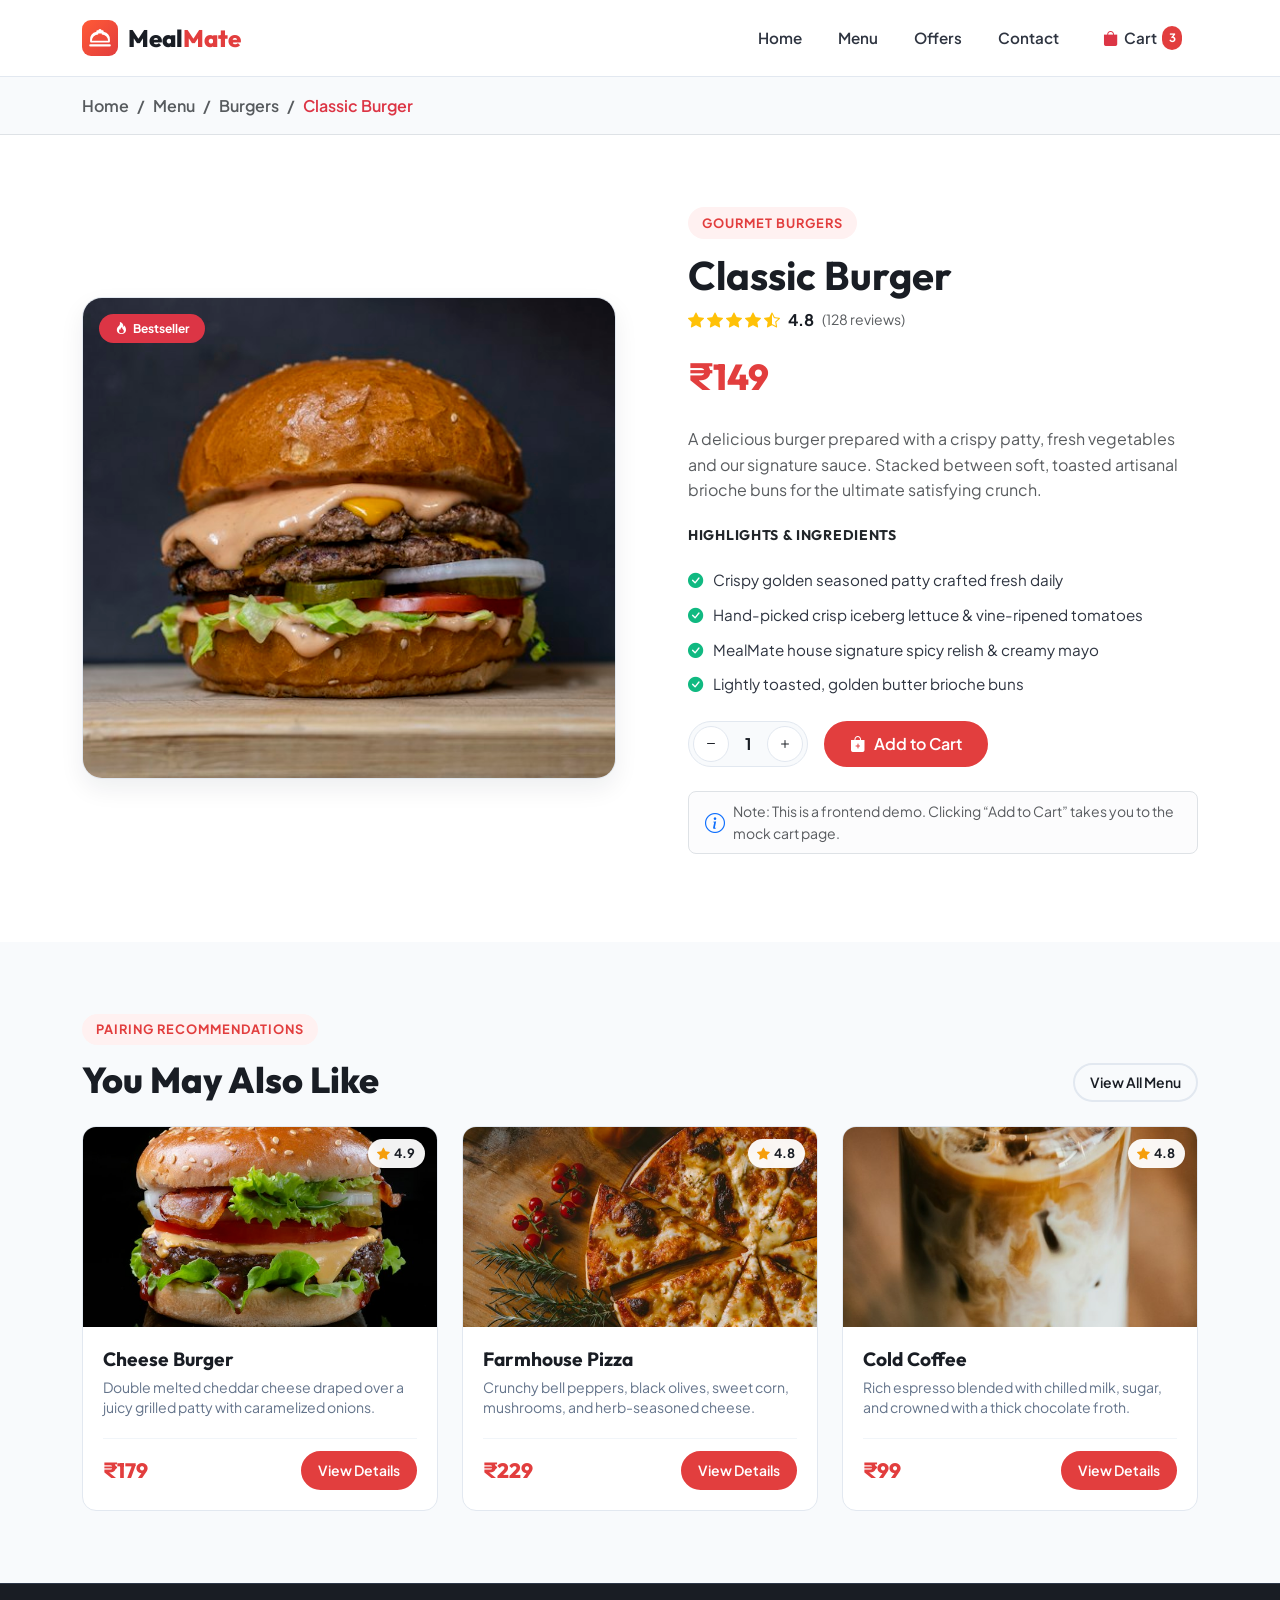
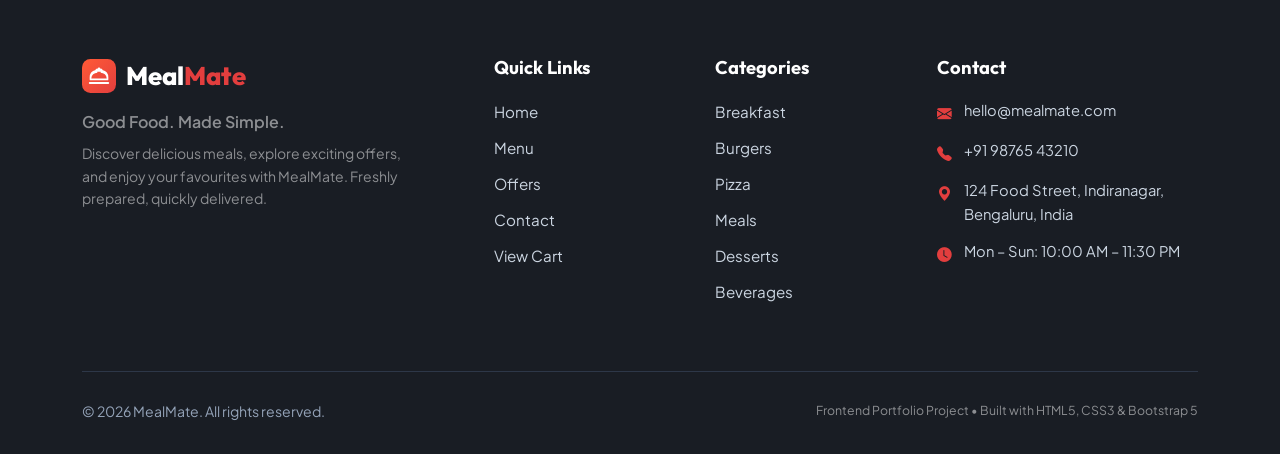
<file: food-details.html>
<!DOCTYPE html>
<html lang="en">
<head>
  <meta charset="UTF-8">
  <meta name="viewport" content="width=device-width, initial-scale=1.0">
  <title>Classic Burger — MealMate | Food Details</title>
  <meta name="description" content="View details for Classic Burger on MealMate. Prepared with a crispy patty, fresh vegetables and our signature sauce.">

  <!-- Favicon -->
  <link rel="icon" type="image/svg+xml" href="images/logo.svg">

  <!-- Google Fonts -->
  <link rel="preconnect" href="https://fonts.googleapis.com">
  <link rel="preconnect" href="https://fonts.gstatic.com" crossorigin>
  <link href="https://fonts.googleapis.com/css2?family=Outfit:wght@600;700;800&family=Plus+Jakarta+Sans:wght@400;500;600;700&display=swap" rel="stylesheet">

  <!-- Bootstrap 5 CSS -->
  <link href="https://cdn.jsdelivr.net/npm/bootstrap@5.3.3/dist/css/bootstrap.min.css" rel="stylesheet" integrity="sha384-QWTKZyjpPEjISv5WaRU9OFeRpok6YctnYmDr5pNlyT2bRjXh0JMhjY6hW+ALEwIH" crossorigin="anonymous">

  <!-- Bootstrap Icons -->
  <link rel="stylesheet" href="https://cdn.jsdelivr.net/npm/bootstrap-icons@1.11.3/font/bootstrap-icons.min.css">

  <!-- Custom Stylesheet -->
  <link rel="stylesheet" href="css/style.css">
</head>
<body>

  <!-- ========================================================================
       1. GLOBAL NAVBAR
       ======================================================================== -->
  <header>
    <nav class="navbar navbar-expand-lg mm-navbar sticky-top">
      <div class="container">
        <!-- Brand Logo & Name -->
        <a class="navbar-brand" href="index.html">
          <img src="images/logo.svg" alt="MealMate Logo" width="36" height="36">
          <span>Meal<span class="mm-brand-accent">Mate</span></span>
        </a>

        <!-- Mobile Hamburger Toggler -->
        <button class="navbar-toggler" type="button" data-bs-toggle="collapse" data-bs-target="#navbarMealMate" aria-controls="navbarMealMate" aria-expanded="false" aria-label="Toggle navigation">
          <span class="navbar-toggler-icon"></span>
        </button>

        <!-- Navigation Links -->
        <div class="collapse navbar-collapse" id="navbarMealMate">
          <ul class="navbar-nav ms-auto mb-2 mb-lg-0 align-items-lg-center gap-lg-1">
            <li class="nav-item">
              <a class="nav-link" href="index.html">Home</a>
            </li>
            <li class="nav-item">
              <a class="nav-link" href="menu.html">Menu</a>
            </li>
            <li class="nav-item">
              <a class="nav-link" href="offers.html">Offers</a>
            </li>
            <li class="nav-item">
              <a class="nav-link" href="contact.html">Contact</a>
            </li>
            <li class="nav-item ms-lg-2 mt-2 mt-lg-0">
              <a class="nav-link mm-cart-link" href="cart.html">
                <i class="bi bi-bag-fill text-danger"></i>
                <span>Cart</span>
                <span class="mm-cart-badge">3</span>
              </a>
            </li>
          </ul>
        </div>
      </div>
    </nav>
  </header>

  <main>
    <!-- ========================================================================
         2. BREADCRUMB NAVIGATION
         ======================================================================== -->
    <div class="py-3 border-bottom" style="background-color: var(--mm-light);">
      <div class="container">
        <nav aria-label="breadcrumb">
          <ol class="breadcrumb mb-0 small fw-semibold">
            <li class="breadcrumb-item"><a href="index.html" class="text-muted">Home</a></li>
            <li class="breadcrumb-item"><a href="menu.html" class="text-muted">Menu</a></li>
            <li class="breadcrumb-item"><a href="menu.html#burgers" class="text-muted">Burgers</a></li>
            <li class="breadcrumb-item active text-danger" aria-current="page">Classic Burger</li>
          </ol>
        </nav>
      </div>
    </div>

    <!-- ========================================================================
         3. PRODUCT DETAILS SECTION
         ======================================================================== -->
    <section class="py-5 bg-white">
      <div class="container py-lg-4">
        <div class="row align-items-center g-5">
          <!-- Left Column: Large Product Image -->
          <div class="col-12 col-lg-6">
            <div class="mm-product-img-card position-relative">
              <img src="images/classic-burger.jpg" alt="Classic Burger Large View" class="img-fluid">
              <span class="badge bg-danger position-absolute top-0 start-0 m-3 px-3 py-2 rounded-pill fs-7">
                <i class="bi bi-fire me-1"></i> Bestseller
              </span>
            </div>
          </div>

          <!-- Right Column: Product Info & Actions -->
          <div class="col-12 col-lg-6">
            <div class="mm-product-details-wrap">
              <span class="section-tag">Gourmet Burgers</span>
              <h1 class="display-6 fw-bold mb-2">Classic Burger</h1>

              <!-- Rating & Reviews -->
              <div class="d-flex align-items-center gap-2 mb-3">
                <div class="text-warning">
                  <i class="bi bi-star-fill"></i>
                  <i class="bi bi-star-fill"></i>
                  <i class="bi bi-star-fill"></i>
                  <i class="bi bi-star-fill"></i>
                  <i class="bi bi-star-half"></i>
                </div>
                <span class="fw-bold">4.8</span>
                <span class="text-muted small">(128 reviews)</span>
              </div>

              <!-- Price -->
              <div class="mm-product-price">₹149</div>

              <!-- Description -->
              <p class="text-muted fs-6 mb-4">
                A delicious burger prepared with a crispy patty, fresh vegetables and our signature sauce. Stacked between soft, toasted artisanal brioche buns for the ultimate satisfying crunch.
              </p>

              <!-- Food Highlights -->
              <div class="mb-4">
                <h6 class="fw-bold text-dark text-uppercase small" style="letter-spacing: 0.05em;">Highlights &amp; Ingredients</h6>
                <ul class="mm-highlight-list">
                  <li><i class="bi bi-check-circle-fill"></i> Crispy golden seasoned patty crafted fresh daily</li>
                  <li><i class="bi bi-check-circle-fill"></i> Hand-picked crisp iceberg lettuce &amp; vine-ripened tomatoes</li>
                  <li><i class="bi bi-check-circle-fill"></i> MealMate house signature spicy relish &amp; creamy mayo</li>
                  <li><i class="bi bi-check-circle-fill"></i> Lightly toasted, golden butter brioche buns</li>
                </ul>
              </div>

              <!-- Quantity Selector & Add to Cart -->
              <div class="d-flex flex-wrap align-items-center gap-3 mb-4">
                <!-- Quantity Display UI -->
                <div class="mm-qty-control" aria-label="Quantity selector">
                  <button type="button" class="mm-qty-btn" aria-label="Decrease quantity" disabled>
                    <i class="bi bi-dash"></i>
                  </button>
                  <span class="mm-qty-val">1</span>
                  <button type="button" class="mm-qty-btn" aria-label="Increase quantity" disabled>
                    <i class="bi bi-plus"></i>
                  </button>
                </div>

                <!-- Add to Cart (Demo navigation link) -->
                <a href="cart.html" class="btn-mm-primary px-4 py-2">
                  <i class="bi bi-bag-plus-fill"></i>
                  <span>Add to Cart</span>
                </a>
              </div>

              <!-- Frontend Demo Notice -->
              <div class="alert alert-light border d-flex align-items-center gap-2 p-2 px-3 small text-muted rounded-3" role="note">
                <i class="bi bi-info-circle text-primary fs-5"></i>
                <span>Note: This is a frontend demo. Clicking &ldquo;Add to Cart&rdquo; takes you to the mock cart page.</span>
              </div>
            </div>
          </div>
        </div>
      </div>
    </section>

    <!-- ========================================================================
         4. YOU MAY ALSO LIKE (RELATED FOOD CARDS)
         ======================================================================== -->
    <section class="py-5" style="background-color: var(--mm-light);">
      <div class="container py-lg-4">
        <div class="d-flex justify-content-between align-items-end mb-4">
          <div>
            <span class="section-tag">Pairing Recommendations</span>
            <h2 class="section-title mb-0">You May Also Like</h2>
          </div>
          <a href="menu.html" class="btn-mm-outline btn-mm-sm d-none d-sm-inline-flex">View All Menu</a>
        </div>

        <div class="row g-4">
          <!-- Related 1: Cheese Burger -->
          <div class="col-12 col-md-4">
            <article class="mm-food-card">
              <div class="mm-food-img-wrap">
                <img src="images/cheese-burger.jpg" alt="Cheese Burger">
                <div class="mm-food-rating-badge">
                  <i class="bi bi-star-fill"></i>
                  <span>4.9</span>
                </div>
              </div>
              <div class="mm-food-body">
                <h4 class="mm-food-title">Cheese Burger</h4>
                <p class="mm-food-desc">Double melted cheddar cheese draped over a juicy grilled patty with caramelized onions.</p>
                <div class="mm-food-footer">
                  <span class="mm-food-price">₹179</span>
                  <a href="food-details.html" class="btn-mm-primary btn-mm-sm">View Details</a>
                </div>
              </div>
            </article>
          </div>

          <!-- Related 2: Farmhouse Pizza -->
          <div class="col-12 col-md-4">
            <article class="mm-food-card">
              <div class="mm-food-img-wrap">
                <img src="images/farmhouse-pizza.jpg" alt="Farmhouse Pizza">
                <div class="mm-food-rating-badge">
                  <i class="bi bi-star-fill"></i>
                  <span>4.8</span>
                </div>
              </div>
              <div class="mm-food-body">
                <h4 class="mm-food-title">Farmhouse Pizza</h4>
                <p class="mm-food-desc">Crunchy bell peppers, black olives, sweet corn, mushrooms, and herb-seasoned cheese.</p>
                <div class="mm-food-footer">
                  <span class="mm-food-price">₹229</span>
                  <a href="food-details.html" class="btn-mm-primary btn-mm-sm">View Details</a>
                </div>
              </div>
            </article>
          </div>

          <!-- Related 3: Cold Coffee -->
          <div class="col-12 col-md-4">
            <article class="mm-food-card">
              <div class="mm-food-img-wrap">
                <img src="images/cold-coffee.jpg" alt="Cold Coffee">
                <div class="mm-food-rating-badge">
                  <i class="bi bi-star-fill"></i>
                  <span>4.8</span>
                </div>
              </div>
              <div class="mm-food-body">
                <h4 class="mm-food-title">Cold Coffee</h4>
                <p class="mm-food-desc">Rich espresso blended with chilled milk, sugar, and crowned with a thick chocolate froth.</p>
                <div class="mm-food-footer">
                  <span class="mm-food-price">₹99</span>
                  <a href="food-details.html" class="btn-mm-primary btn-mm-sm">View Details</a>
                </div>
              </div>
            </article>
          </div>
        </div>
      </div>
    </section>
  </main>

  <!-- ========================================================================
       5. GLOBAL FOOTER
       ======================================================================== -->
  <footer class="mm-footer">
    <div class="container">
      <div class="row g-4 justify-content-between">
        <!-- Brand Info -->
        <div class="col-12 col-lg-4">
          <a class="mm-footer-brand" href="index.html">
            <img src="images/logo.svg" alt="MealMate Logo" width="34" height="34">
            <span>Meal<span class="mm-brand-accent">Mate</span></span>
          </a>
          <p class="text-white-50 fw-semibold mb-2">Good Food. Made Simple.</p>
          <p class="small text-white-50 mb-4" style="max-width: 320px;">
            Discover delicious meals, explore exciting offers, and enjoy your favourites with MealMate. Freshly prepared, quickly delivered.
          </p>
        </div>

        <!-- Quick Links -->
        <div class="col-6 col-md-3 col-lg-2">
          <h5>Quick Links</h5>
          <ul class="mm-footer-links">
            <li><a href="index.html">Home</a></li>
            <li><a href="menu.html">Menu</a></li>
            <li><a href="offers.html">Offers</a></li>
            <li><a href="contact.html">Contact</a></li>
            <li><a href="cart.html">View Cart</a></li>
          </ul>
        </div>

        <!-- Food Categories -->
        <div class="col-6 col-md-3 col-lg-2">
          <h5>Categories</h5>
          <ul class="mm-footer-links">
            <li><a href="menu.html#breakfast">Breakfast</a></li>
            <li><a href="menu.html#burgers">Burgers</a></li>
            <li><a href="menu.html#pizza">Pizza</a></li>
            <li><a href="menu.html#meals">Meals</a></li>
            <li><a href="menu.html#desserts">Desserts</a></li>
            <li><a href="menu.html#beverages">Beverages</a></li>
          </ul>
        </div>

        <!-- Contact Info -->
        <div class="col-12 col-md-6 col-lg-3">
          <h5>Contact</h5>
          <div class="mm-footer-contact-item">
            <i class="bi bi-envelope-fill"></i>
            <span>hello@mealmate.com</span>
          </div>
          <div class="mm-footer-contact-item">
            <i class="bi bi-telephone-fill"></i>
            <span>+91 98765 43210</span>
          </div>
          <div class="mm-footer-contact-item">
            <i class="bi bi-geo-alt-fill"></i>
            <span>124 Food Street, Indiranagar, Bengaluru, India</span>
          </div>
          <div class="mm-footer-contact-item">
            <i class="bi bi-clock-fill"></i>
            <span>Mon – Sun: 10:00 AM – 11:30 PM</span>
          </div>
        </div>
      </div>

      <!-- Footer Bottom -->
      <div class="mm-footer-bottom">
        <div>&copy; 2026 MealMate. All rights reserved.</div>
        <div class="text-white-50 small">
          Frontend Portfolio Project &bull; Built with HTML5, CSS3 &amp; Bootstrap 5
        </div>
      </div>
    </div>
  </footer>

  <!-- Bootstrap 5 JS Bundle -->
  <script src="https://cdn.jsdelivr.net/npm/bootstrap@5.3.3/dist/js/bootstrap.bundle.min.js" integrity="sha384-YvpcrYf0tY3lHB60NNkmXc5s9fDVZLESaAA55NDzOxhy9GkcIdslK1eN7N6jIeHz" crossorigin="anonymous"></script>
</body>
</html>
</file>
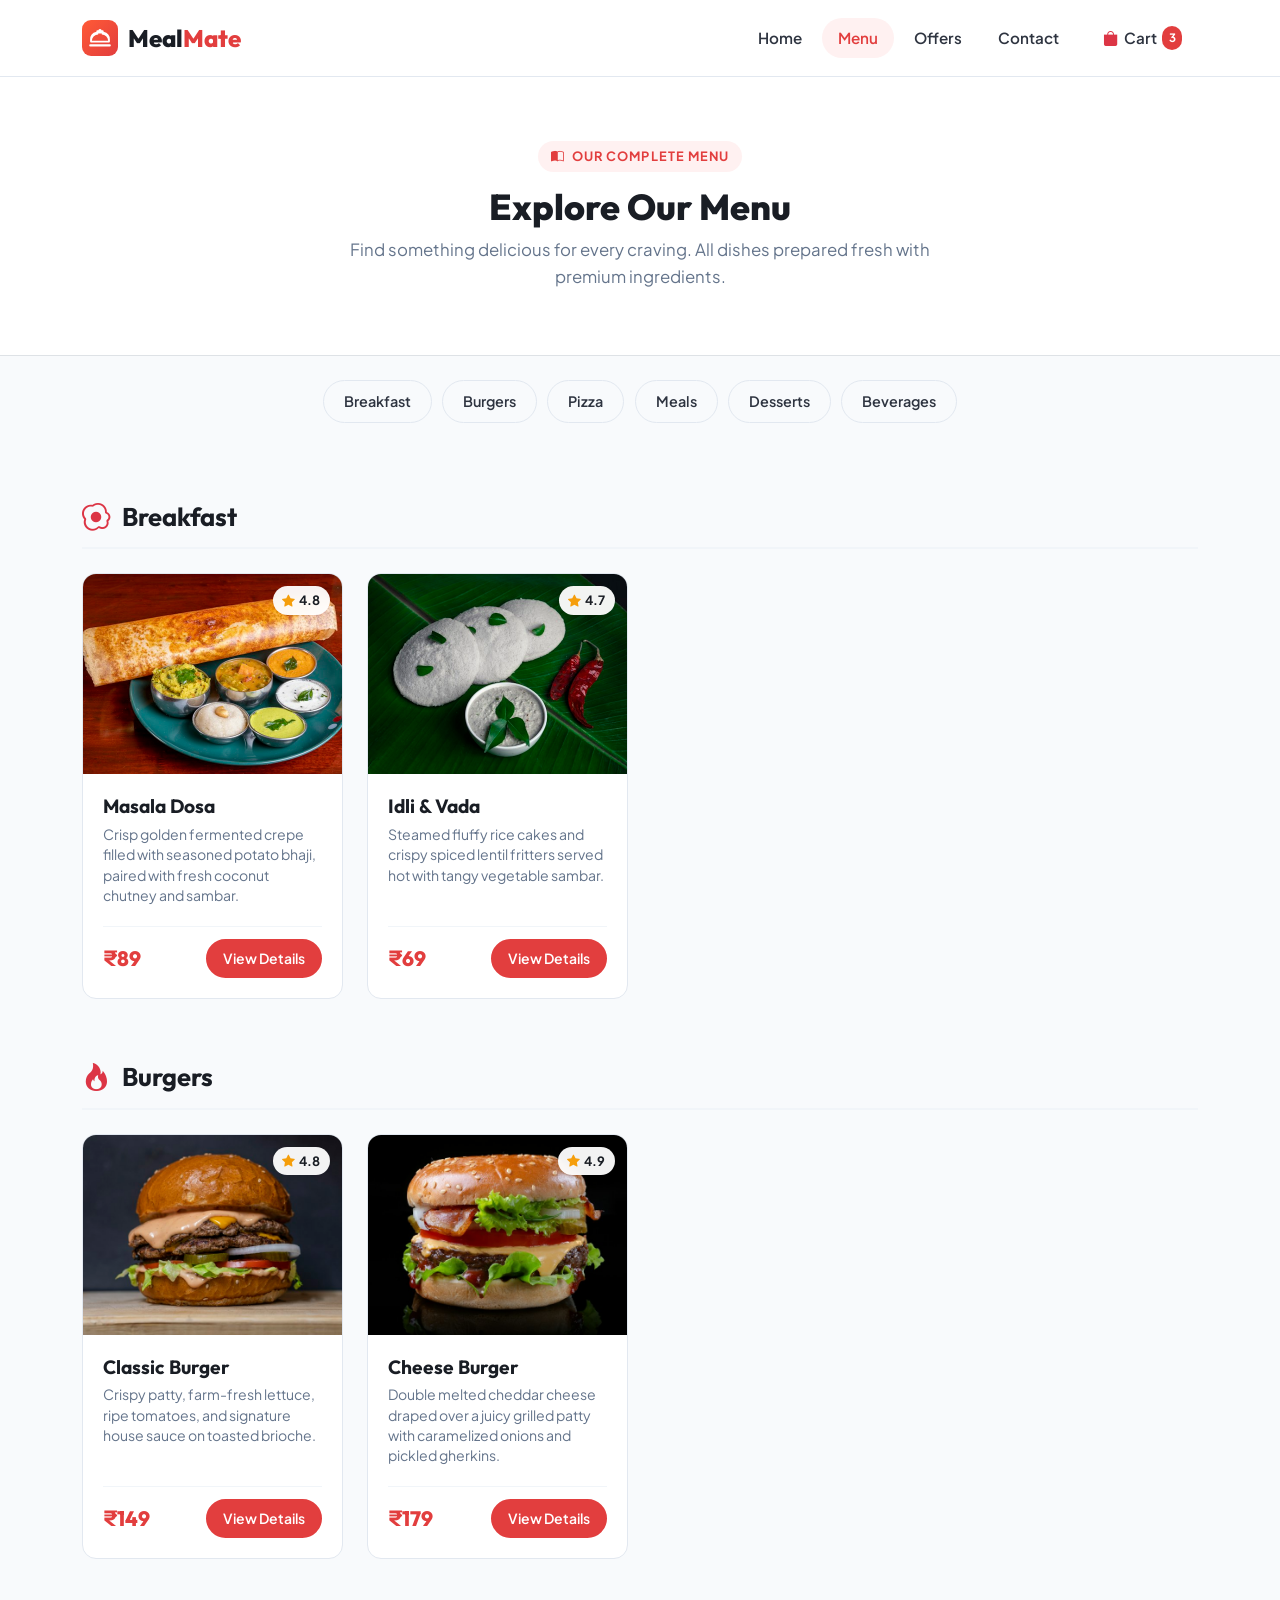
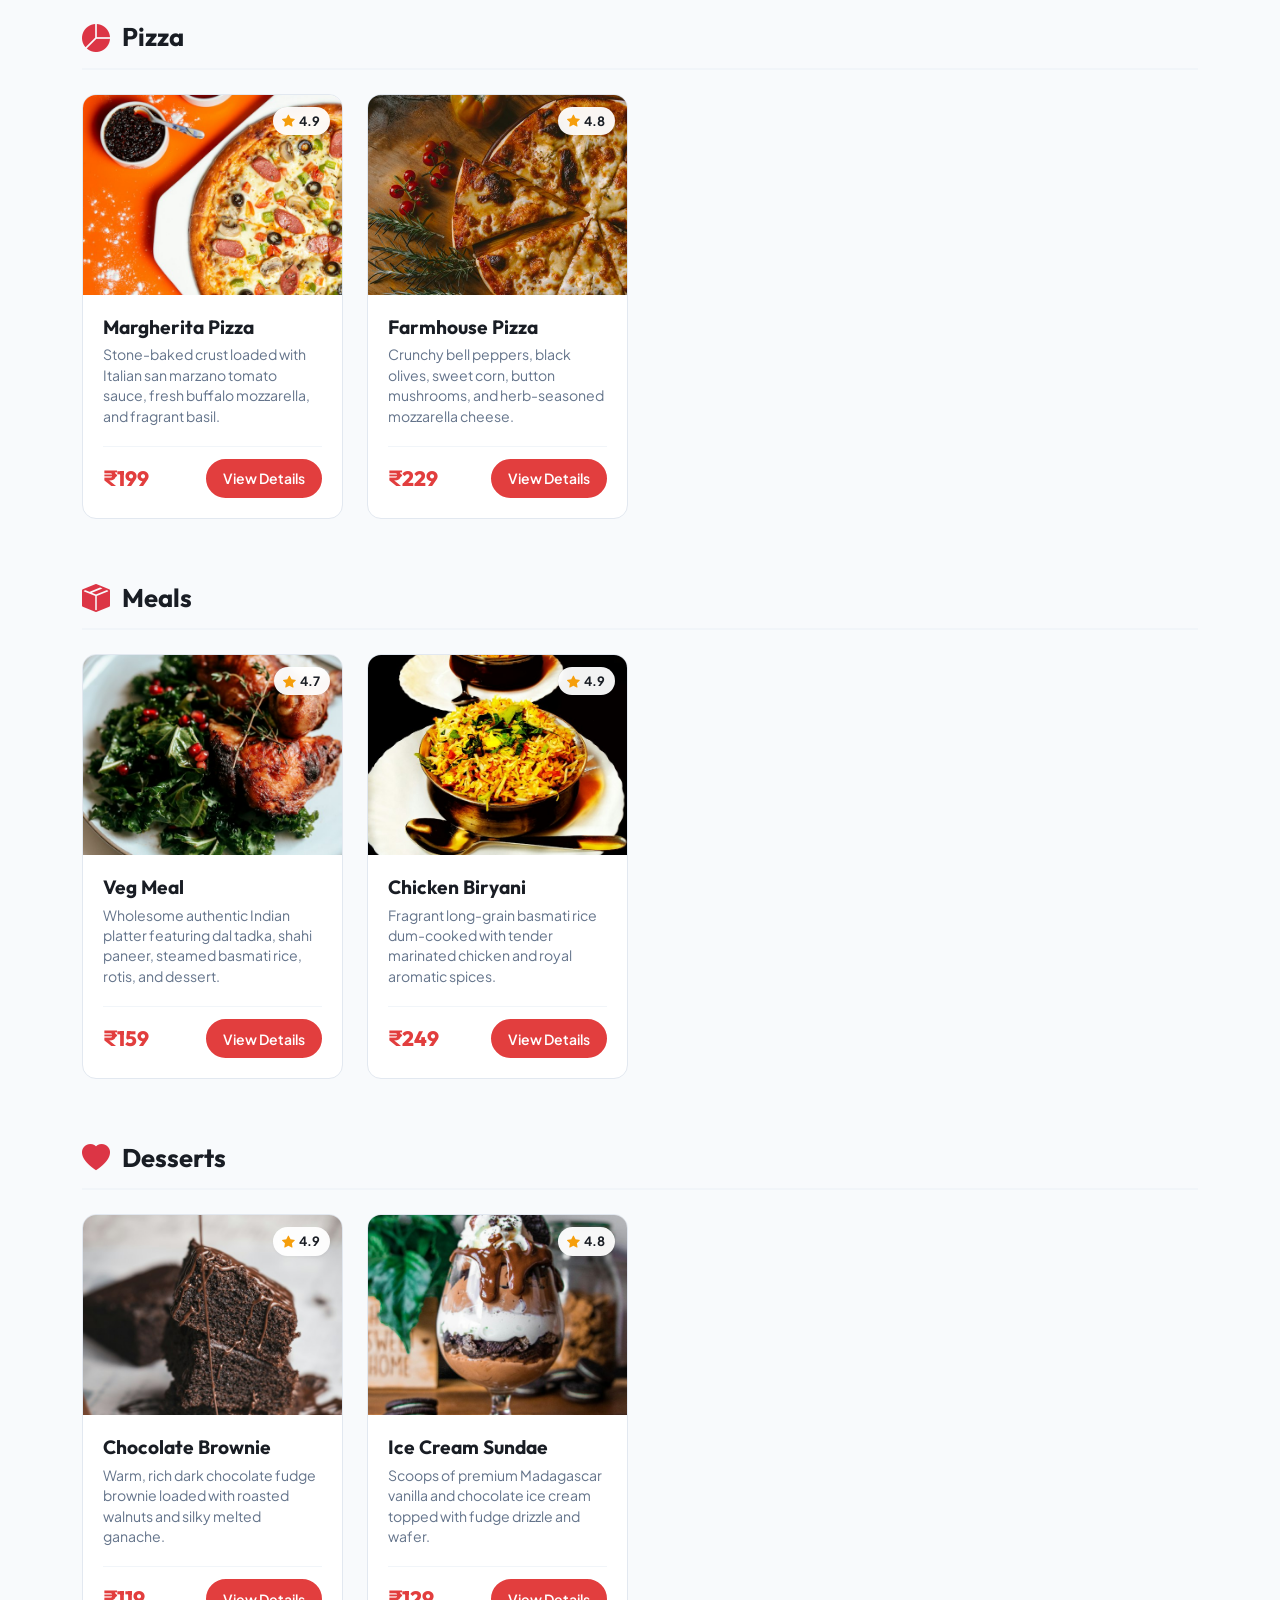
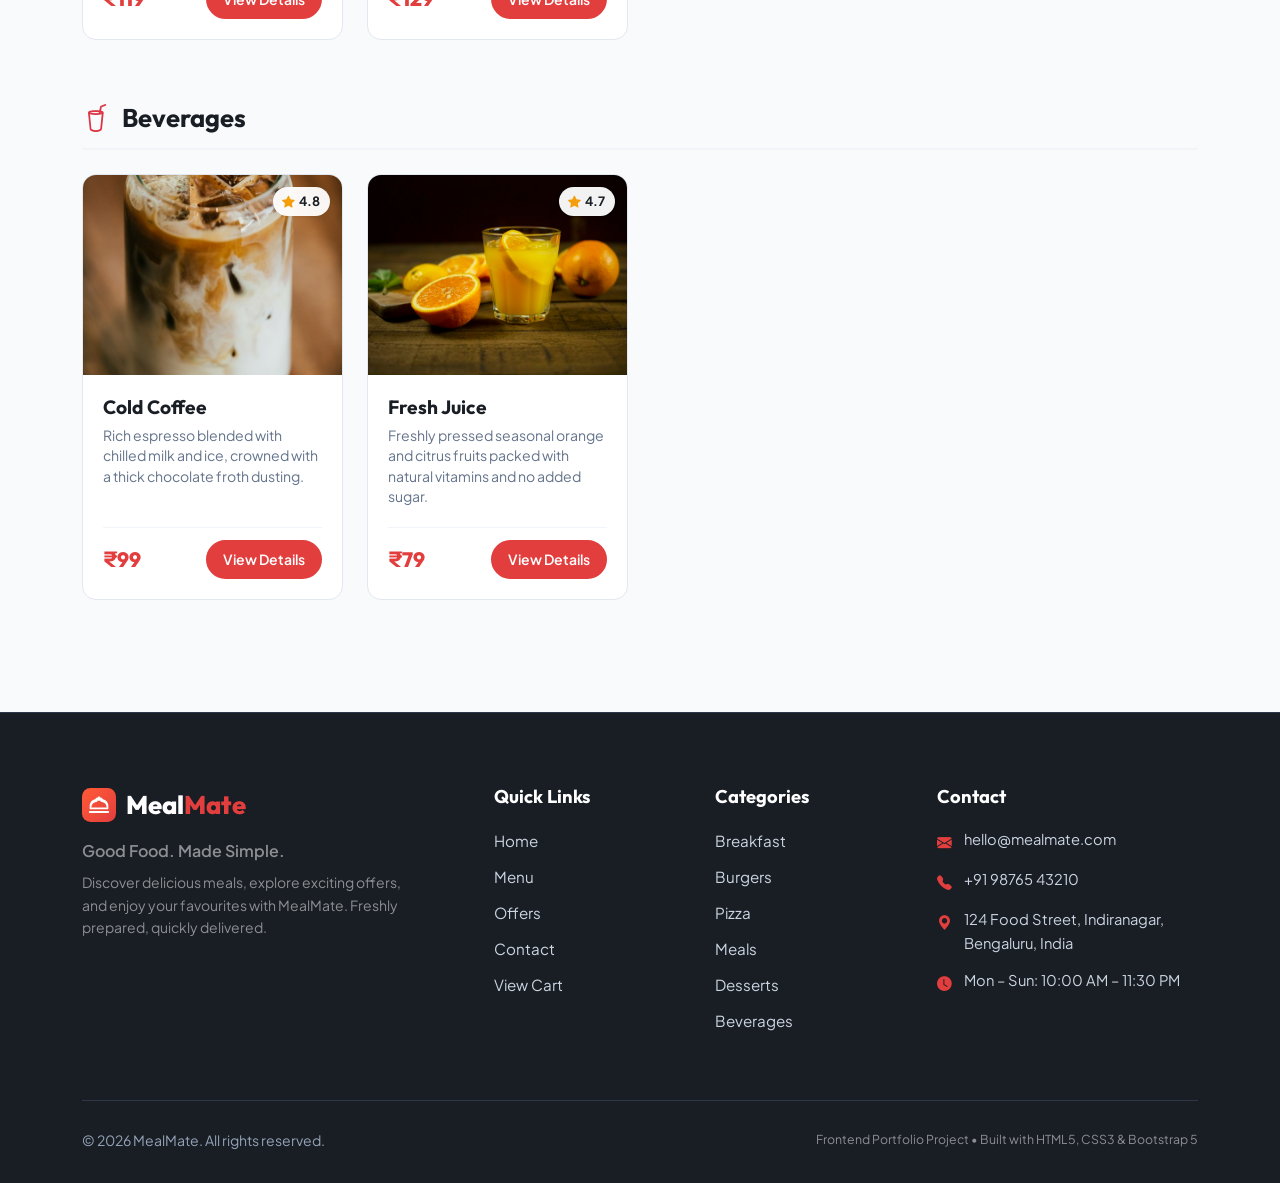
<file: menu.html>
<!DOCTYPE html>
<html lang="en">
<head>
  <meta charset="UTF-8">
  <meta name="viewport" content="width=device-width, initial-scale=1.0">
  <title>Menu — MealMate | Good Food. Made Simple.</title>
  <meta name="description" content="Explore MealMate's complete menu: Breakfast, Burgers, Pizza, Meals, Desserts, and Beverages. Freshly prepared and delivered fast.">

  <!-- Favicon -->
  <link rel="icon" type="image/svg+xml" href="images/logo.svg">

  <!-- Google Fonts -->
  <link rel="preconnect" href="https://fonts.googleapis.com">
  <link rel="preconnect" href="https://fonts.gstatic.com" crossorigin>
  <link href="https://fonts.googleapis.com/css2?family=Outfit:wght@600;700;800&family=Plus+Jakarta+Sans:wght@400;500;600;700&display=swap" rel="stylesheet">

  <!-- Bootstrap 5 CSS -->
  <link href="https://cdn.jsdelivr.net/npm/bootstrap@5.3.3/dist/css/bootstrap.min.css" rel="stylesheet" integrity="sha384-QWTKZyjpPEjISv5WaRU9OFeRpok6YctnYmDr5pNlyT2bRjXh0JMhjY6hW+ALEwIH" crossorigin="anonymous">

  <!-- Bootstrap Icons -->
  <link rel="stylesheet" href="https://cdn.jsdelivr.net/npm/bootstrap-icons@1.11.3/font/bootstrap-icons.min.css">

  <!-- Custom Stylesheet -->
  <link rel="stylesheet" href="css/style.css">
</head>
<body>

  <!-- ========================================================================
       1. GLOBAL NAVBAR
       ======================================================================== -->
  <header>
    <nav class="navbar navbar-expand-lg mm-navbar sticky-top">
      <div class="container">
        <!-- Brand Logo & Name -->
        <a class="navbar-brand" href="index.html">
          <img src="images/logo.svg" alt="MealMate Logo" width="36" height="36">
          <span>Meal<span class="mm-brand-accent">Mate</span></span>
        </a>

        <!-- Mobile Hamburger Toggler -->
        <button class="navbar-toggler" type="button" data-bs-toggle="collapse" data-bs-target="#navbarMealMate" aria-controls="navbarMealMate" aria-expanded="false" aria-label="Toggle navigation">
          <span class="navbar-toggler-icon"></span>
        </button>

        <!-- Navigation Links -->
        <div class="collapse navbar-collapse" id="navbarMealMate">
          <ul class="navbar-nav ms-auto mb-2 mb-lg-0 align-items-lg-center gap-lg-1">
            <li class="nav-item">
              <a class="nav-link" href="index.html">Home</a>
            </li>
            <li class="nav-item">
              <a class="nav-link active" aria-current="page" href="menu.html">Menu</a>
            </li>
            <li class="nav-item">
              <a class="nav-link" href="offers.html">Offers</a>
            </li>
            <li class="nav-item">
              <a class="nav-link" href="contact.html">Contact</a>
            </li>
            <li class="nav-item ms-lg-2 mt-2 mt-lg-0">
              <a class="nav-link mm-cart-link" href="cart.html">
                <i class="bi bi-bag-fill text-danger"></i>
                <span>Cart</span>
                <span class="mm-cart-badge">3</span>
              </a>
            </li>
          </ul>
        </div>
      </div>
    </nav>
  </header>

  <main>
    <!-- ========================================================================
         2. PAGE HEADER BANNER
         ======================================================================== -->
    <section class="py-5 bg-white border-bottom">
      <div class="container py-lg-3 text-center">
        <span class="section-tag">
          <i class="bi bi-book-half me-1"></i> Our Complete Menu
        </span>
        <h1 class="section-title">Explore Our Menu</h1>
        <p class="section-subtitle">Find something delicious for every craving. All dishes prepared fresh with premium ingredients.</p>
      </div>
    </section>

    <!-- ========================================================================
         3. CATEGORY NAVIGATION (HONEST ANCHOR NAVIGATION)
         ======================================================================== -->
    <section class="pt-4 pb-2" style="background-color: var(--mm-light);">
      <div class="container">
        <nav aria-label="Menu category jumps" class="mm-menu-nav">
          <a href="#breakfast" class="mm-menu-pill">Breakfast</a>
          <a href="#burgers" class="mm-menu-pill">Burgers</a>
          <a href="#pizza" class="mm-menu-pill">Pizza</a>
          <a href="#meals" class="mm-menu-pill">Meals</a>
          <a href="#desserts" class="mm-menu-pill">Desserts</a>
          <a href="#beverages" class="mm-menu-pill">Beverages</a>
        </nav>
      </div>
    </section>

    <!-- ========================================================================
         4. ALL 12 MENU ITEMS IN RESPONSIVE GRID
         ======================================================================== -->
    <div style="background-color: var(--mm-light);" class="pb-5">
      <div class="container pb-lg-5">

        <!-- --------------------------------------------------------------------
             CATEGORY: BREAKFAST
             -------------------------------------------------------------------- -->
        <section id="breakfast" class="pt-4 mb-5">
          <div class="mm-category-section-title">
            <i class="bi bi-egg-fried text-danger fs-3"></i>
            <h3>Breakfast</h3>
          </div>
          <div class="row g-4">
            <!-- 1. Masala Dosa -->
            <div class="col-12 col-md-6 col-lg-3">
              <article class="mm-food-card">
                <div class="mm-food-img-wrap">
                  <img src="images/masala-dosa.jpg" alt="Masala Dosa">
                  <div class="mm-food-rating-badge">
                    <i class="bi bi-star-fill"></i>
                    <span>4.8</span>
                  </div>
                </div>
                <div class="mm-food-body">
                  <h4 class="mm-food-title">Masala Dosa</h4>
                  <p class="mm-food-desc">Crisp golden fermented crepe filled with seasoned potato bhaji, paired with fresh coconut chutney and sambar.</p>
                  <div class="mm-food-footer">
                    <span class="mm-food-price">₹89</span>
                    <a href="food-details.html" class="btn-mm-primary btn-mm-sm">View Details</a>
                  </div>
                </div>
              </article>
            </div>

            <!-- 2. Idli & Vada -->
            <div class="col-12 col-md-6 col-lg-3">
              <article class="mm-food-card">
                <div class="mm-food-img-wrap">
                  <img src="images/idli-vada.jpg" alt="Idli and Vada Combo">
                  <div class="mm-food-rating-badge">
                    <i class="bi bi-star-fill"></i>
                    <span>4.7</span>
                  </div>
                </div>
                <div class="mm-food-body">
                  <h4 class="mm-food-title">Idli &amp; Vada</h4>
                  <p class="mm-food-desc">Steamed fluffy rice cakes and crispy spiced lentil fritters served hot with tangy vegetable sambar.</p>
                  <div class="mm-food-footer">
                    <span class="mm-food-price">₹69</span>
                    <a href="food-details.html" class="btn-mm-primary btn-mm-sm">View Details</a>
                  </div>
                </div>
              </article>
            </div>
          </div>
        </section>

        <!-- --------------------------------------------------------------------
             CATEGORY: BURGERS
             -------------------------------------------------------------------- -->
        <section id="burgers" class="pt-2 mb-5">
          <div class="mm-category-section-title">
            <i class="bi bi-fire text-danger fs-3"></i>
            <h3>Burgers</h3>
          </div>
          <div class="row g-4">
            <!-- 3. Classic Burger -->
            <div class="col-12 col-md-6 col-lg-3">
              <article class="mm-food-card">
                <div class="mm-food-img-wrap">
                  <img src="images/classic-burger.jpg" alt="Classic Burger">
                  <div class="mm-food-rating-badge">
                    <i class="bi bi-star-fill"></i>
                    <span>4.8</span>
                  </div>
                </div>
                <div class="mm-food-body">
                  <h4 class="mm-food-title">Classic Burger</h4>
                  <p class="mm-food-desc">Crispy patty, farm-fresh lettuce, ripe tomatoes, and signature house sauce on toasted brioche.</p>
                  <div class="mm-food-footer">
                    <span class="mm-food-price">₹149</span>
                    <a href="food-details.html" class="btn-mm-primary btn-mm-sm">View Details</a>
                  </div>
                </div>
              </article>
            </div>

            <!-- 4. Cheese Burger -->
            <div class="col-12 col-md-6 col-lg-3">
              <article class="mm-food-card">
                <div class="mm-food-img-wrap">
                  <img src="images/cheese-burger.jpg" alt="Cheese Burger">
                  <div class="mm-food-rating-badge">
                    <i class="bi bi-star-fill"></i>
                    <span>4.9</span>
                  </div>
                </div>
                <div class="mm-food-body">
                  <h4 class="mm-food-title">Cheese Burger</h4>
                  <p class="mm-food-desc">Double melted cheddar cheese draped over a juicy grilled patty with caramelized onions and pickled gherkins.</p>
                  <div class="mm-food-footer">
                    <span class="mm-food-price">₹179</span>
                    <a href="food-details.html" class="btn-mm-primary btn-mm-sm">View Details</a>
                  </div>
                </div>
              </article>
            </div>
          </div>
        </section>

        <!-- --------------------------------------------------------------------
             CATEGORY: PIZZA
             -------------------------------------------------------------------- -->
        <section id="pizza" class="pt-2 mb-5">
          <div class="mm-category-section-title">
            <i class="bi bi-pie-chart-fill text-danger fs-3"></i>
            <h3>Pizza</h3>
          </div>
          <div class="row g-4">
            <!-- 5. Margherita Pizza -->
            <div class="col-12 col-md-6 col-lg-3">
              <article class="mm-food-card">
                <div class="mm-food-img-wrap">
                  <img src="images/margherita-pizza.jpg" alt="Margherita Pizza">
                  <div class="mm-food-rating-badge">
                    <i class="bi bi-star-fill"></i>
                    <span>4.9</span>
                  </div>
                </div>
                <div class="mm-food-body">
                  <h4 class="mm-food-title">Margherita Pizza</h4>
                  <p class="mm-food-desc">Stone-baked crust loaded with Italian san marzano tomato sauce, fresh buffalo mozzarella, and fragrant basil.</p>
                  <div class="mm-food-footer">
                    <span class="mm-food-price">₹199</span>
                    <a href="food-details.html" class="btn-mm-primary btn-mm-sm">View Details</a>
                  </div>
                </div>
              </article>
            </div>

            <!-- 6. Farmhouse Pizza -->
            <div class="col-12 col-md-6 col-lg-3">
              <article class="mm-food-card">
                <div class="mm-food-img-wrap">
                  <img src="images/farmhouse-pizza.jpg" alt="Farmhouse Pizza">
                  <div class="mm-food-rating-badge">
                    <i class="bi bi-star-fill"></i>
                    <span>4.8</span>
                  </div>
                </div>
                <div class="mm-food-body">
                  <h4 class="mm-food-title">Farmhouse Pizza</h4>
                  <p class="mm-food-desc">Crunchy bell peppers, black olives, sweet corn, button mushrooms, and herb-seasoned mozzarella cheese.</p>
                  <div class="mm-food-footer">
                    <span class="mm-food-price">₹229</span>
                    <a href="food-details.html" class="btn-mm-primary btn-mm-sm">View Details</a>
                  </div>
                </div>
              </article>
            </div>
          </div>
        </section>

        <!-- --------------------------------------------------------------------
             CATEGORY: MEALS
             -------------------------------------------------------------------- -->
        <section id="meals" class="pt-2 mb-5">
          <div class="mm-category-section-title">
            <i class="bi bi-box-seam-fill text-danger fs-3"></i>
            <h3>Meals</h3>
          </div>
          <div class="row g-4">
            <!-- 7. Veg Meal -->
            <div class="col-12 col-md-6 col-lg-3">
              <article class="mm-food-card">
                <div class="mm-food-img-wrap">
                  <img src="images/veg-meal.jpg" alt="Wholesome Veg Meal">
                  <div class="mm-food-rating-badge">
                    <i class="bi bi-star-fill"></i>
                    <span>4.7</span>
                  </div>
                </div>
                <div class="mm-food-body">
                  <h4 class="mm-food-title">Veg Meal</h4>
                  <p class="mm-food-desc">Wholesome authentic Indian platter featuring dal tadka, shahi paneer, steamed basmati rice, rotis, and dessert.</p>
                  <div class="mm-food-footer">
                    <span class="mm-food-price">₹159</span>
                    <a href="food-details.html" class="btn-mm-primary btn-mm-sm">View Details</a>
                  </div>
                </div>
              </article>
            </div>

            <!-- 8. Chicken Biryani -->
            <div class="col-12 col-md-6 col-lg-3">
              <article class="mm-food-card">
                <div class="mm-food-img-wrap">
                  <img src="images/chicken-biryani.jpg" alt="Chicken Biryani">
                  <div class="mm-food-rating-badge">
                    <i class="bi bi-star-fill"></i>
                    <span>4.9</span>
                  </div>
                </div>
                <div class="mm-food-body">
                  <h4 class="mm-food-title">Chicken Biryani</h4>
                  <p class="mm-food-desc">Fragrant long-grain basmati rice dum-cooked with tender marinated chicken and royal aromatic spices.</p>
                  <div class="mm-food-footer">
                    <span class="mm-food-price">₹249</span>
                    <a href="food-details.html" class="btn-mm-primary btn-mm-sm">View Details</a>
                  </div>
                </div>
              </article>
            </div>
          </div>
        </section>

        <!-- --------------------------------------------------------------------
             CATEGORY: DESSERTS
             -------------------------------------------------------------------- -->
        <section id="desserts" class="pt-2 mb-5">
          <div class="mm-category-section-title">
            <i class="bi bi-heart-fill text-danger fs-3"></i>
            <h3>Desserts</h3>
          </div>
          <div class="row g-4">
            <!-- 9. Chocolate Brownie -->
            <div class="col-12 col-md-6 col-lg-3">
              <article class="mm-food-card">
                <div class="mm-food-img-wrap">
                  <img src="images/chocolate-brownie.jpg" alt="Chocolate Brownie">
                  <div class="mm-food-rating-badge">
                    <i class="bi bi-star-fill"></i>
                    <span>4.9</span>
                  </div>
                </div>
                <div class="mm-food-body">
                  <h4 class="mm-food-title">Chocolate Brownie</h4>
                  <p class="mm-food-desc">Warm, rich dark chocolate fudge brownie loaded with roasted walnuts and silky melted ganache.</p>
                  <div class="mm-food-footer">
                    <span class="mm-food-price">₹119</span>
                    <a href="food-details.html" class="btn-mm-primary btn-mm-sm">View Details</a>
                  </div>
                </div>
              </article>
            </div>

            <!-- 10. Ice Cream Sundae -->
            <div class="col-12 col-md-6 col-lg-3">
              <article class="mm-food-card">
                <div class="mm-food-img-wrap">
                  <img src="images/ice-cream-sundae.jpg" alt="Ice Cream Sundae">
                  <div class="mm-food-rating-badge">
                    <i class="bi bi-star-fill"></i>
                    <span>4.8</span>
                  </div>
                </div>
                <div class="mm-food-body">
                  <h4 class="mm-food-title">Ice Cream Sundae</h4>
                  <p class="mm-food-desc">Scoops of premium Madagascar vanilla and chocolate ice cream topped with fudge drizzle and wafer.</p>
                  <div class="mm-food-footer">
                    <span class="mm-food-price">₹129</span>
                    <a href="food-details.html" class="btn-mm-primary btn-mm-sm">View Details</a>
                  </div>
                </div>
              </article>
            </div>
          </div>
        </section>

        <!-- --------------------------------------------------------------------
             CATEGORY: BEVERAGES
             -------------------------------------------------------------------- -->
        <section id="beverages" class="pt-2 mb-3">
          <div class="mm-category-section-title">
            <i class="bi bi-cup-straw text-danger fs-3"></i>
            <h3>Beverages</h3>
          </div>
          <div class="row g-4">
            <!-- 11. Cold Coffee -->
            <div class="col-12 col-md-6 col-lg-3">
              <article class="mm-food-card">
                <div class="mm-food-img-wrap">
                  <img src="images/cold-coffee.jpg" alt="Iced Cold Coffee">
                  <div class="mm-food-rating-badge">
                    <i class="bi bi-star-fill"></i>
                    <span>4.8</span>
                  </div>
                </div>
                <div class="mm-food-body">
                  <h4 class="mm-food-title">Cold Coffee</h4>
                  <p class="mm-food-desc">Rich espresso blended with chilled milk and ice, crowned with a thick chocolate froth dusting.</p>
                  <div class="mm-food-footer">
                    <span class="mm-food-price">₹99</span>
                    <a href="food-details.html" class="btn-mm-primary btn-mm-sm">View Details</a>
                  </div>
                </div>
              </article>
            </div>

            <!-- 12. Fresh Juice -->
            <div class="col-12 col-md-6 col-lg-3">
              <article class="mm-food-card">
                <div class="mm-food-img-wrap">
                  <img src="images/fresh-juice.jpg" alt="Fresh Orange Juice">
                  <div class="mm-food-rating-badge">
                    <i class="bi bi-star-fill"></i>
                    <span>4.7</span>
                  </div>
                </div>
                <div class="mm-food-body">
                  <h4 class="mm-food-title">Fresh Juice</h4>
                  <p class="mm-food-desc">Freshly pressed seasonal orange and citrus fruits packed with natural vitamins and no added sugar.</p>
                  <div class="mm-food-footer">
                    <span class="mm-food-price">₹79</span>
                    <a href="food-details.html" class="btn-mm-primary btn-mm-sm">View Details</a>
                  </div>
                </div>
              </article>
            </div>
          </div>
        </section>

      </div>
    </div>
  </main>

  <!-- ========================================================================
       5. GLOBAL FOOTER
       ======================================================================== -->
  <footer class="mm-footer">
    <div class="container">
      <div class="row g-4 justify-content-between">
        <!-- Brand Info -->
        <div class="col-12 col-lg-4">
          <a class="mm-footer-brand" href="index.html">
            <img src="images/logo.svg" alt="MealMate Logo" width="34" height="34">
            <span>Meal<span class="mm-brand-accent">Mate</span></span>
          </a>
          <p class="text-white-50 fw-semibold mb-2">Good Food. Made Simple.</p>
          <p class="small text-white-50 mb-4" style="max-width: 320px;">
            Discover delicious meals, explore exciting offers, and enjoy your favourites with MealMate. Freshly prepared, quickly delivered.
          </p>
        </div>

        <!-- Quick Links -->
        <div class="col-6 col-md-3 col-lg-2">
          <h5>Quick Links</h5>
          <ul class="mm-footer-links">
            <li><a href="index.html">Home</a></li>
            <li><a href="menu.html">Menu</a></li>
            <li><a href="offers.html">Offers</a></li>
            <li><a href="contact.html">Contact</a></li>
            <li><a href="cart.html">View Cart</a></li>
          </ul>
        </div>

        <!-- Food Categories -->
        <div class="col-6 col-md-3 col-lg-2">
          <h5>Categories</h5>
          <ul class="mm-footer-links">
            <li><a href="menu.html#breakfast">Breakfast</a></li>
            <li><a href="menu.html#burgers">Burgers</a></li>
            <li><a href="menu.html#pizza">Pizza</a></li>
            <li><a href="menu.html#meals">Meals</a></li>
            <li><a href="menu.html#desserts">Desserts</a></li>
            <li><a href="menu.html#beverages">Beverages</a></li>
          </ul>
        </div>

        <!-- Contact Info -->
        <div class="col-12 col-md-6 col-lg-3">
          <h5>Contact</h5>
          <div class="mm-footer-contact-item">
            <i class="bi bi-envelope-fill"></i>
            <span>hello@mealmate.com</span>
          </div>
          <div class="mm-footer-contact-item">
            <i class="bi bi-telephone-fill"></i>
            <span>+91 98765 43210</span>
          </div>
          <div class="mm-footer-contact-item">
            <i class="bi bi-geo-alt-fill"></i>
            <span>124 Food Street, Indiranagar, Bengaluru, India</span>
          </div>
          <div class="mm-footer-contact-item">
            <i class="bi bi-clock-fill"></i>
            <span>Mon – Sun: 10:00 AM – 11:30 PM</span>
          </div>
        </div>
      </div>

      <!-- Footer Bottom -->
      <div class="mm-footer-bottom">
        <div>&copy; 2026 MealMate. All rights reserved.</div>
        <div class="text-white-50 small">
          Frontend Portfolio Project &bull; Built with HTML5, CSS3 &amp; Bootstrap 5
        </div>
      </div>
    </div>
  </footer>

  <!-- Bootstrap 5 JS Bundle -->
  <script src="https://cdn.jsdelivr.net/npm/bootstrap@5.3.3/dist/js/bootstrap.bundle.min.js" integrity="sha384-YvpcrYf0tY3lHB60NNkmXc5s9fDVZLESaAA55NDzOxhy9GkcIdslK1eN7N6jIeHz" crossorigin="anonymous"></script>
</body>
</html>
</file>
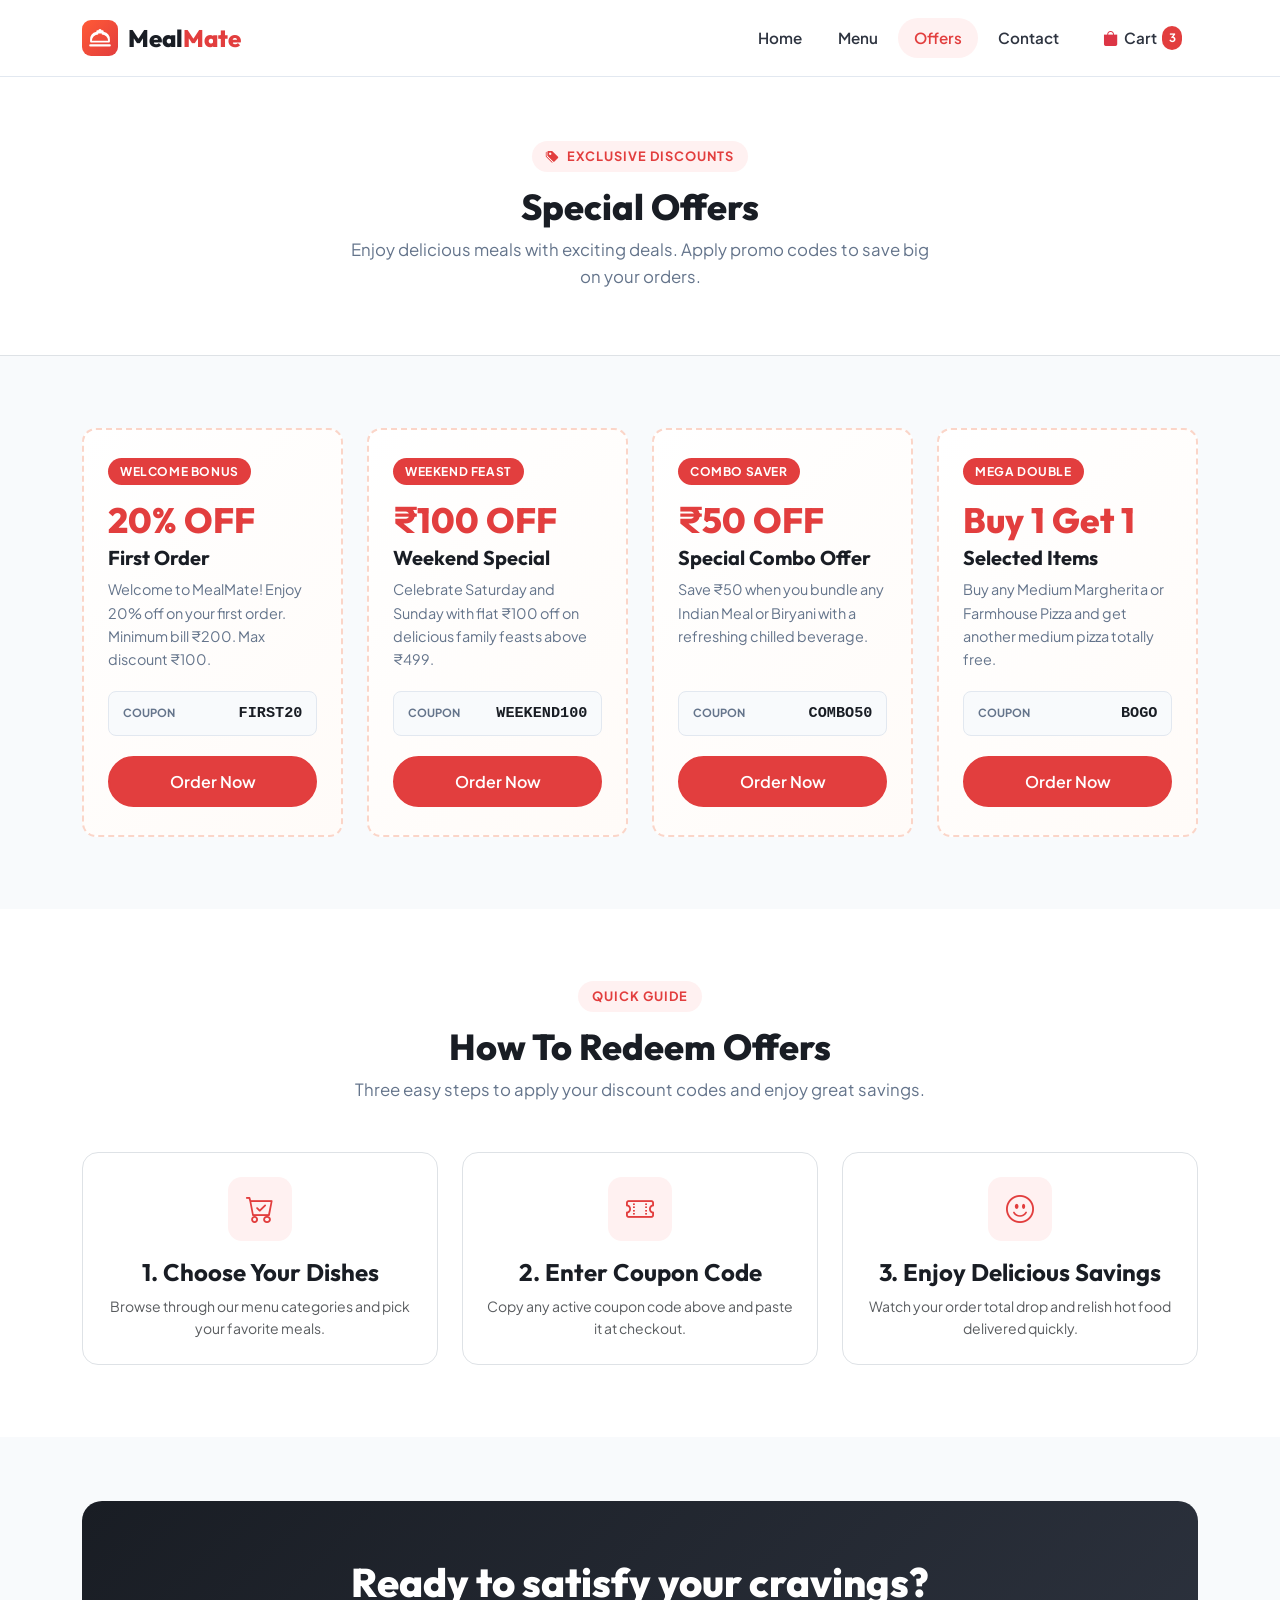
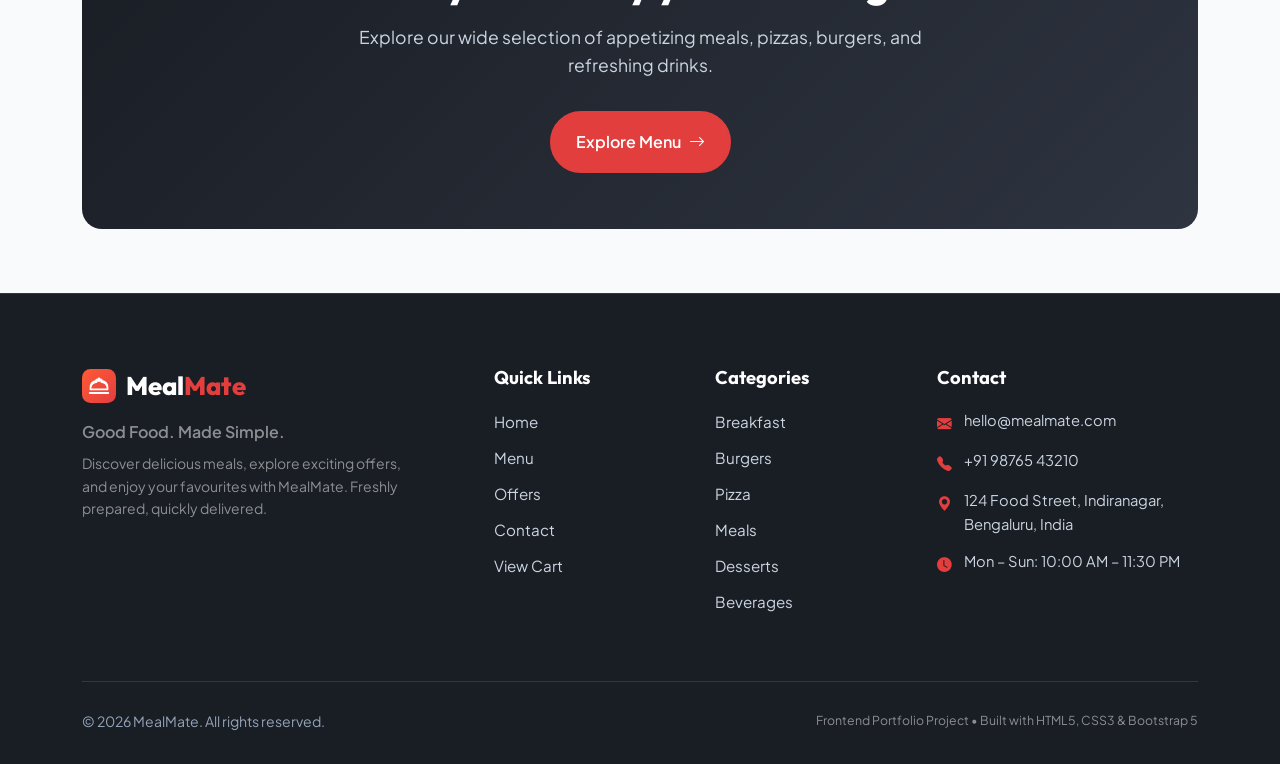
<file: offers.html>
<!DOCTYPE html>
<html lang="en">
<head>
  <meta charset="UTF-8">
  <meta name="viewport" content="width=device-width, initial-scale=1.0">
  <title>Special Offers &amp; Deals — MealMate | Good Food. Made Simple.</title>
  <meta name="description" content="Discover exclusive deals, discounts, and promo codes on MealMate. Save on burgers, pizzas, biryani, and combos.">

  <!-- Favicon -->
  <link rel="icon" type="image/svg+xml" href="images/logo.svg">

  <!-- Google Fonts -->
  <link rel="preconnect" href="https://fonts.googleapis.com">
  <link rel="preconnect" href="https://fonts.gstatic.com" crossorigin>
  <link href="https://fonts.googleapis.com/css2?family=Outfit:wght@600;700;800&family=Plus+Jakarta+Sans:wght@400;500;600;700&display=swap" rel="stylesheet">

  <!-- Bootstrap 5 CSS -->
  <link href="https://cdn.jsdelivr.net/npm/bootstrap@5.3.3/dist/css/bootstrap.min.css" rel="stylesheet" integrity="sha384-QWTKZyjpPEjISv5WaRU9OFeRpok6YctnYmDr5pNlyT2bRjXh0JMhjY6hW+ALEwIH" crossorigin="anonymous">

  <!-- Bootstrap Icons -->
  <link rel="stylesheet" href="https://cdn.jsdelivr.net/npm/bootstrap-icons@1.11.3/font/bootstrap-icons.min.css">

  <!-- Custom Stylesheet -->
  <link rel="stylesheet" href="css/style.css">
</head>
<body>

  <!-- ========================================================================
       1. GLOBAL NAVBAR
       ======================================================================== -->
  <header>
    <nav class="navbar navbar-expand-lg mm-navbar sticky-top">
      <div class="container">
        <!-- Brand Logo & Name -->
        <a class="navbar-brand" href="index.html">
          <img src="images/logo.svg" alt="MealMate Logo" width="36" height="36">
          <span>Meal<span class="mm-brand-accent">Mate</span></span>
        </a>

        <!-- Mobile Hamburger Toggler -->
        <button class="navbar-toggler" type="button" data-bs-toggle="collapse" data-bs-target="#navbarMealMate" aria-controls="navbarMealMate" aria-expanded="false" aria-label="Toggle navigation">
          <span class="navbar-toggler-icon"></span>
        </button>

        <!-- Navigation Links -->
        <div class="collapse navbar-collapse" id="navbarMealMate">
          <ul class="navbar-nav ms-auto mb-2 mb-lg-0 align-items-lg-center gap-lg-1">
            <li class="nav-item">
              <a class="nav-link" href="index.html">Home</a>
            </li>
            <li class="nav-item">
              <a class="nav-link" href="menu.html">Menu</a>
            </li>
            <li class="nav-item">
              <a class="nav-link active" aria-current="page" href="offers.html">Offers</a>
            </li>
            <li class="nav-item">
              <a class="nav-link" href="contact.html">Contact</a>
            </li>
            <li class="nav-item ms-lg-2 mt-2 mt-lg-0">
              <a class="nav-link mm-cart-link" href="cart.html">
                <i class="bi bi-bag-fill text-danger"></i>
                <span>Cart</span>
                <span class="mm-cart-badge">3</span>
              </a>
            </li>
          </ul>
        </div>
      </div>
    </nav>
  </header>

  <main>
    <!-- ========================================================================
         2. PAGE HEADER BANNER
         ======================================================================== -->
    <section class="py-5 bg-white border-bottom">
      <div class="container py-lg-3 text-center">
        <span class="section-tag">
          <i class="bi bi-tags-fill me-1"></i> Exclusive Discounts
        </span>
        <h1 class="section-title">Special Offers</h1>
        <p class="section-subtitle">Enjoy delicious meals with exciting deals. Apply promo codes to save big on your orders.</p>
      </div>
    </section>

    <!-- ========================================================================
         3. OFFERS GRID
         ======================================================================== -->
    <section class="py-5" style="background-color: var(--mm-light);">
      <div class="container py-lg-4">
        <div class="row g-4">
          <!-- Offer Card 1: FIRST20 -->
          <div class="col-12 col-md-6 col-lg-3">
            <div class="mm-offer-card">
              <span class="mm-offer-badge">Welcome Bonus</span>
              <div class="mm-offer-discount">20% OFF</div>
              <h3 class="mm-offer-title">First Order</h3>
              <p class="mm-offer-desc">
                Welcome to MealMate! Enjoy 20% off on your first order. Minimum bill ₹200. Max discount ₹100.
              </p>
              <div class="mm-coupon-box">
                <span class="mm-coupon-label">Coupon</span>
                <span>FIRST20</span>
              </div>
              <a href="menu.html" class="btn-mm-primary w-100">Order Now</a>
            </div>
          </div>

          <!-- Offer Card 2: WEEKEND100 -->
          <div class="col-12 col-md-6 col-lg-3">
            <div class="mm-offer-card">
              <span class="mm-offer-badge">Weekend Feast</span>
              <div class="mm-offer-discount">₹100 OFF</div>
              <h3 class="mm-offer-title">Weekend Special</h3>
              <p class="mm-offer-desc">
                Celebrate Saturday and Sunday with flat ₹100 off on delicious family feasts above ₹499.
              </p>
              <div class="mm-coupon-box">
                <span class="mm-coupon-label">Coupon</span>
                <span>WEEKEND100</span>
              </div>
              <a href="menu.html" class="btn-mm-primary w-100">Order Now</a>
            </div>
          </div>

          <!-- Offer Card 3: COMBO50 -->
          <div class="col-12 col-md-6 col-lg-3">
            <div class="mm-offer-card">
              <span class="mm-offer-badge">Combo Saver</span>
              <div class="mm-offer-discount">₹50 OFF</div>
              <h3 class="mm-offer-title">Special Combo Offer</h3>
              <p class="mm-offer-desc">
                Save ₹50 when you bundle any Indian Meal or Biryani with a refreshing chilled beverage.
              </p>
              <div class="mm-coupon-box">
                <span class="mm-coupon-label">Coupon</span>
                <span>COMBO50</span>
              </div>
              <a href="menu.html" class="btn-mm-primary w-100">Order Now</a>
            </div>
          </div>

          <!-- Offer Card 4: BOGO -->
          <div class="col-12 col-md-6 col-lg-3">
            <div class="mm-offer-card">
              <span class="mm-offer-badge">Mega Double</span>
              <div class="mm-offer-discount">Buy 1 Get 1</div>
              <h3 class="mm-offer-title">Selected Items</h3>
              <p class="mm-offer-desc">
                Buy any Medium Margherita or Farmhouse Pizza and get another medium pizza totally free.
              </p>
              <div class="mm-coupon-box">
                <span class="mm-coupon-label">Coupon</span>
                <span>BOGO</span>
              </div>
              <a href="menu.html" class="btn-mm-primary w-100">Order Now</a>
            </div>
          </div>
        </div>
      </div>
    </section>

    <!-- ========================================================================
         4. HOW TO REDEEM SECTION
         ======================================================================== -->
    <section class="py-5 bg-white">
      <div class="container py-lg-4">
        <div class="text-center mb-5">
          <span class="section-tag">Quick Guide</span>
          <h2 class="section-title">How To Redeem Offers</h2>
          <p class="section-subtitle">Three easy steps to apply your discount codes and enjoy great savings.</p>
        </div>

        <div class="row g-4">
          <div class="col-12 col-md-4 text-center">
            <div class="p-4 border rounded-4 h-100">
              <div class="mm-feature-icon mx-auto mb-3">
                <i class="bi bi-cart-check"></i>
              </div>
              <h4 class="fw-bold mb-2">1. Choose Your Dishes</h4>
              <p class="text-muted small mb-0">Browse through our menu categories and pick your favorite meals.</p>
            </div>
          </div>

          <div class="col-12 col-md-4 text-center">
            <div class="p-4 border rounded-4 h-100">
              <div class="mm-feature-icon mx-auto mb-3">
                <i class="bi bi-ticket-perforated"></i>
              </div>
              <h4 class="fw-bold mb-2">2. Enter Coupon Code</h4>
              <p class="text-muted small mb-0">Copy any active coupon code above and paste it at checkout.</p>
            </div>
          </div>

          <div class="col-12 col-md-4 text-center">
            <div class="p-4 border rounded-4 h-100">
              <div class="mm-feature-icon mx-auto mb-3">
                <i class="bi bi-emoji-smile"></i>
              </div>
              <h4 class="fw-bold mb-2">3. Enjoy Delicious Savings</h4>
              <p class="text-muted small mb-0">Watch your order total drop and relish hot food delivered quickly.</p>
            </div>
          </div>
        </div>
      </div>
    </section>

    <!-- ========================================================================
         5. FINAL CTA
         ======================================================================== -->
    <section class="py-5" style="background-color: var(--mm-light);">
      <div class="container py-lg-3">
        <div class="mm-cta-banner">
          <div class="position-relative" style="z-index: 2;">
            <h2>Ready to satisfy your cravings?</h2>
            <p>Explore our wide selection of appetizing meals, pizzas, burgers, and refreshing drinks.</p>
            <a href="menu.html" class="btn-mm-primary px-4 py-3 fs-6">
              <span>Explore Menu</span>
              <i class="bi bi-arrow-right"></i>
            </a>
          </div>
        </div>
      </div>
    </section>
  </main>

  <!-- ========================================================================
       6. GLOBAL FOOTER
       ======================================================================== -->
  <footer class="mm-footer">
    <div class="container">
      <div class="row g-4 justify-content-between">
        <!-- Brand Info -->
        <div class="col-12 col-lg-4">
          <a class="mm-footer-brand" href="index.html">
            <img src="images/logo.svg" alt="MealMate Logo" width="34" height="34">
            <span>Meal<span class="mm-brand-accent">Mate</span></span>
          </a>
          <p class="text-white-50 fw-semibold mb-2">Good Food. Made Simple.</p>
          <p class="small text-white-50 mb-4" style="max-width: 320px;">
            Discover delicious meals, explore exciting offers, and enjoy your favourites with MealMate. Freshly prepared, quickly delivered.
          </p>
        </div>

        <!-- Quick Links -->
        <div class="col-6 col-md-3 col-lg-2">
          <h5>Quick Links</h5>
          <ul class="mm-footer-links">
            <li><a href="index.html">Home</a></li>
            <li><a href="menu.html">Menu</a></li>
            <li><a href="offers.html">Offers</a></li>
            <li><a href="contact.html">Contact</a></li>
            <li><a href="cart.html">View Cart</a></li>
          </ul>
        </div>

        <!-- Food Categories -->
        <div class="col-6 col-md-3 col-lg-2">
          <h5>Categories</h5>
          <ul class="mm-footer-links">
            <li><a href="menu.html#breakfast">Breakfast</a></li>
            <li><a href="menu.html#burgers">Burgers</a></li>
            <li><a href="menu.html#pizza">Pizza</a></li>
            <li><a href="menu.html#meals">Meals</a></li>
            <li><a href="menu.html#desserts">Desserts</a></li>
            <li><a href="menu.html#beverages">Beverages</a></li>
          </ul>
        </div>

        <!-- Contact Info -->
        <div class="col-12 col-md-6 col-lg-3">
          <h5>Contact</h5>
          <div class="mm-footer-contact-item">
            <i class="bi bi-envelope-fill"></i>
            <span>hello@mealmate.com</span>
          </div>
          <div class="mm-footer-contact-item">
            <i class="bi bi-telephone-fill"></i>
            <span>+91 98765 43210</span>
          </div>
          <div class="mm-footer-contact-item">
            <i class="bi bi-geo-alt-fill"></i>
            <span>124 Food Street, Indiranagar, Bengaluru, India</span>
          </div>
          <div class="mm-footer-contact-item">
            <i class="bi bi-clock-fill"></i>
            <span>Mon – Sun: 10:00 AM – 11:30 PM</span>
          </div>
        </div>
      </div>

      <!-- Footer Bottom -->
      <div class="mm-footer-bottom">
        <div>&copy; 2026 MealMate. All rights reserved.</div>
        <div class="text-white-50 small">
          Frontend Portfolio Project &bull; Built with HTML5, CSS3 &amp; Bootstrap 5
        </div>
      </div>
    </div>
  </footer>

  <!-- Bootstrap 5 JS Bundle -->
  <script src="https://cdn.jsdelivr.net/npm/bootstrap@5.3.3/dist/js/bootstrap.bundle.min.js" integrity="sha384-YvpcrYf0tY3lHB60NNkmXc5s9fDVZLESaAA55NDzOxhy9GkcIdslK1eN7N6jIeHz" crossorigin="anonymous"></script>
</body>
</html>
</file>
<file: css/style.css>
/* ==========================================================================
   MEALMATE — RESPONSIVE FOOD ORDERING WEBSITE
   Author: Senior Frontend Developer & UI/UX Engineer
   Technologies: HTML5, CSS3, Bootstrap 5
   ========================================================================== */

/* --------------------------------------------------------------------------
   1. CSS CUSTOM PROPERTIES (DESIGN TOKENS)
   -------------------------------------------------------------------------- */
:root {
  /* Brand Colors */
  --mm-primary: #e23e3e;
  --mm-primary-dark: #c52b2b;
  --mm-primary-light: #fff1f1;
  --mm-primary-subtle: #fde2e2;
  --mm-secondary: #ff9f1c;
  --mm-secondary-light: #fff8ec;

  /* Neutrals */
  --mm-dark: #191d24;
  --mm-dark-soft: #2e3440;
  --mm-muted: #64748b;
  --mm-muted-light: #94a3b8;
  --mm-light: #f8fafc;
  --mm-surface: #ffffff;
  --mm-border: #e2e8f0;
  --mm-border-light: #f1f5f9;

  /* Functional */
  --mm-success: #10b981;
  --mm-success-light: #ecfdf5;
  --mm-warning: #f59e0b;
  --mm-danger: #ef4444;

  /* Typography */
  --mm-font-body: 'Plus Jakarta Sans', -apple-system, BlinkMacSystemFont, 'Segoe UI', Roboto, sans-serif;
  --mm-font-heading: 'Outfit', 'Plus Jakarta Sans', sans-serif;

  /* Shadows */
  --mm-shadow-xs: 0 1px 3px rgba(15, 23, 42, 0.04);
  --mm-shadow-sm: 0 4px 14px rgba(15, 23, 42, 0.05);
  --mm-shadow-md: 0 10px 25px rgba(15, 23, 42, 0.07);
  --mm-shadow-lg: 0 18px 38px rgba(15, 23, 42, 0.1);
  --mm-shadow-primary: 0 8px 24px rgba(226, 62, 62, 0.28);

  /* Radius */
  --mm-radius-sm: 8px;
  --mm-radius-md: 14px;
  --mm-radius-lg: 20px;
  --mm-radius-full: 9999px;

  /* Transitions */
  --mm-transition: all 0.25s ease-in-out;
}

/* --------------------------------------------------------------------------
   2. BASE & RESET STYLES
   -------------------------------------------------------------------------- */
* {
  box-sizing: border-box;
}

html {
  scroll-behavior: smooth;
}

[id] {
  scroll-margin-top: 85px;
}

body {
  font-family: var(--mm-font-body);
  color: var(--mm-dark);
  background-color: #ffffff;
  line-height: 1.6;
  overflow-x: hidden;
}

h1, h2, h3, h4, h5, h6 {
  font-family: var(--mm-font-heading);
  color: var(--mm-dark);
  font-weight: 700;
  line-height: 1.25;
}

a {
  text-decoration: none;
  color: inherit;
  transition: var(--mm-transition);
}

img {
  max-width: 100%;
  height: auto;
  display: block;
}

/* --------------------------------------------------------------------------
   3. GLOBAL NAVBAR
   -------------------------------------------------------------------------- */
.mm-navbar {
  background-color: rgba(255, 255, 255, 0.96);
  backdrop-filter: blur(10px);
  border-bottom: 1px solid var(--mm-border);
  padding: 0.85rem 0;
  transition: var(--mm-transition);
  z-index: 1030;
}

.mm-navbar .navbar-brand {
  display: flex;
  align-items: center;
  gap: 0.65rem;
  font-family: var(--mm-font-heading);
  font-size: 1.5rem;
  font-weight: 800;
  color: var(--mm-dark);
}

.mm-brand-accent {
  color: var(--mm-primary);
}

.mm-navbar .nav-link {
  font-weight: 600;
  font-size: 0.95rem;
  color: var(--mm-dark-soft);
  padding: 0.5rem 1rem !important;
  border-radius: var(--mm-radius-full);
  transition: var(--mm-transition);
}

.mm-navbar .nav-link:hover {
  color: var(--mm-primary);
  background-color: var(--mm-primary-light);
}

.mm-navbar .nav-link.active {
  color: var(--mm-primary) !important;
  background-color: var(--mm-primary-light);
}

.mm-cart-link {
  position: relative;
  display: inline-flex;
  align-items: center;
  gap: 0.35rem;
}

.mm-cart-badge {
  font-size: 0.72rem;
  padding: 0.25em 0.55em;
  background-color: var(--mm-primary);
  color: #ffffff;
  border-radius: var(--mm-radius-full);
  font-weight: 700;
}

.navbar-toggler {
  border: 1px solid var(--mm-border);
  padding: 0.4rem 0.65rem;
  border-radius: var(--mm-radius-sm);
}

.navbar-toggler:focus {
  box-shadow: 0 0 0 3px rgba(226, 62, 62, 0.2);
}

/* --------------------------------------------------------------------------
   4. BUTTONS & UI COMPONENTS
   -------------------------------------------------------------------------- */
.btn-mm-primary {
  background-color: var(--mm-primary);
  color: #ffffff;
  border: 2px solid var(--mm-primary);
  font-weight: 600;
  padding: 0.65rem 1.45rem;
  border-radius: var(--mm-radius-full);
  transition: var(--mm-transition);
  display: inline-flex;
  align-items: center;
  justify-content: center;
  gap: 0.5rem;
}

.btn-mm-primary:hover,
.btn-mm-primary:focus {
  background-color: var(--mm-primary-dark);
  border-color: var(--mm-primary-dark);
  color: #ffffff;
  box-shadow: var(--mm-shadow-primary);
  transform: translateY(-2px);
}

.btn-mm-outline {
  background-color: transparent;
  color: var(--mm-dark);
  border: 2px solid var(--mm-border);
  font-weight: 600;
  padding: 0.65rem 1.45rem;
  border-radius: var(--mm-radius-full);
  transition: var(--mm-transition);
  display: inline-flex;
  align-items: center;
  justify-content: center;
  gap: 0.5rem;
}

.btn-mm-outline:hover,
.btn-mm-outline:focus {
  border-color: var(--mm-primary);
  color: var(--mm-primary);
  background-color: var(--mm-primary-light);
  transform: translateY(-2px);
}

.btn-mm-sm {
  padding: 0.4rem 0.95rem;
  font-size: 0.875rem;
  border-radius: var(--mm-radius-full);
}

/* Section Header Styles */
.section-tag {
  display: inline-block;
  font-size: 0.8rem;
  font-weight: 700;
  letter-spacing: 0.08em;
  text-transform: uppercase;
  color: var(--mm-primary);
  background-color: var(--mm-primary-light);
  padding: 0.35rem 0.85rem;
  border-radius: var(--mm-radius-full);
  margin-bottom: 0.75rem;
}

.section-title {
  font-size: 2.25rem;
  font-weight: 800;
  margin-bottom: 0.5rem;
}

.section-subtitle {
  color: var(--mm-muted);
  font-size: 1.05rem;
  max-width: 600px;
  margin: 0 auto;
}

/* --------------------------------------------------------------------------
   5. HERO SECTION
   -------------------------------------------------------------------------- */
.mm-hero {
  padding: 4rem 0 3.5rem;
  background: linear-gradient(180deg, #fff7f6 0%, #ffffff 100%);
  position: relative;
  overflow: hidden;
}

.mm-hero-title {
  font-size: 3.5rem;
  font-weight: 800;
  line-height: 1.15;
  letter-spacing: -0.02em;
  margin-bottom: 1.25rem;
}

.mm-hero-title span {
  color: var(--mm-primary);
}

.mm-hero-desc {
  font-size: 1.15rem;
  color: var(--mm-muted);
  margin-bottom: 2rem;
  max-width: 520px;
}

.mm-hero-badges {
  display: flex;
  flex-wrap: wrap;
  gap: 1.25rem;
  margin-top: 2rem;
  padding-top: 1.5rem;
  border-top: 1px solid var(--mm-border);
}

.mm-hero-badge-item {
  display: flex;
  align-items: center;
  gap: 0.5rem;
  font-size: 0.88rem;
  font-weight: 600;
  color: var(--mm-dark-soft);
}

.mm-hero-badge-item i {
  color: var(--mm-primary);
  font-size: 1.15rem;
}

.mm-hero-img-wrap {
  position: relative;
  border-radius: var(--mm-radius-lg);
  overflow: hidden;
  box-shadow: var(--mm-shadow-lg);
}

.mm-hero-img-wrap img {
  width: 100%;
  height: 440px;
  object-fit: cover;
  transition: transform 0.6s ease;
}

.mm-hero-img-wrap:hover img {
  transform: scale(1.03);
}

.mm-hero-floating-card {
  position: absolute;
  bottom: 20px;
  left: 20px;
  background-color: rgba(255, 255, 255, 0.95);
  backdrop-filter: blur(8px);
  padding: 0.85rem 1.25rem;
  border-radius: var(--mm-radius-md);
  box-shadow: var(--mm-shadow-md);
  display: flex;
  align-items: center;
  gap: 0.75rem;
  border: 1px solid rgba(255, 255, 255, 0.8);
}

.mm-hero-floating-icon {
  width: 42px;
  height: 42px;
  border-radius: 50%;
  background-color: var(--mm-primary-light);
  color: var(--mm-primary);
  display: flex;
  align-items: center;
  justify-content: center;
  font-size: 1.25rem;
}

/* --------------------------------------------------------------------------
   6. EXPLORE CATEGORIES SECTION
   -------------------------------------------------------------------------- */
.mm-category-card {
  background-color: var(--mm-surface);
  border: 1px solid var(--mm-border);
  border-radius: var(--mm-radius-md);
  padding: 1.25rem;
  text-align: center;
  transition: var(--mm-transition);
  height: 100%;
  display: flex;
  flex-direction: column;
  align-items: center;
}

.mm-category-card:hover {
  transform: translateY(-5px);
  border-color: var(--mm-primary-subtle);
  box-shadow: var(--mm-shadow-md);
}

.mm-category-img-wrap {
  width: 90px;
  height: 90px;
  border-radius: 50%;
  overflow: hidden;
  margin-bottom: 1rem;
  box-shadow: var(--mm-shadow-xs);
  border: 3px solid var(--mm-primary-light);
}

.mm-category-img-wrap img {
  width: 100%;
  height: 100%;
  object-fit: cover;
  transition: transform 0.4s ease;
}

.mm-category-card:hover .mm-category-img-wrap img {
  transform: scale(1.1);
}

.mm-category-name {
  font-size: 1.1rem;
  font-weight: 700;
  margin-bottom: 0.75rem;
  color: var(--mm-dark);
}

/* --------------------------------------------------------------------------
   7. FOOD CARDS (POPULAR & MENU)
   -------------------------------------------------------------------------- */
.mm-food-card {
  background-color: var(--mm-surface);
  border: 1px solid var(--mm-border);
  border-radius: var(--mm-radius-md);
  overflow: hidden;
  transition: var(--mm-transition);
  height: 100%;
  display: flex;
  flex-direction: column;
}

.mm-food-card:hover {
  transform: translateY(-6px);
  box-shadow: var(--mm-shadow-md);
  border-color: #cbd5e1;
}

.mm-food-img-wrap {
  position: relative;
  width: 100%;
  height: 200px;
  overflow: hidden;
  background-color: #f1f5f9;
}

.mm-food-img-wrap img {
  width: 100%;
  height: 100%;
  object-fit: cover;
  transition: transform 0.5s ease;
}

.mm-food-card:hover .mm-food-img-wrap img {
  transform: scale(1.06);
}

.mm-food-rating-badge {
  position: absolute;
  top: 12px;
  right: 12px;
  background-color: rgba(255, 255, 255, 0.95);
  backdrop-filter: blur(4px);
  padding: 0.25rem 0.6rem;
  border-radius: var(--mm-radius-full);
  font-size: 0.8rem;
  font-weight: 700;
  color: var(--mm-dark);
  display: flex;
  align-items: center;
  gap: 0.25rem;
  box-shadow: var(--mm-shadow-xs);
}

.mm-food-rating-badge i {
  color: #f59e0b;
}

.mm-food-body {
  padding: 1.25rem;
  display: flex;
  flex-direction: column;
  flex-grow: 1;
}

.mm-food-title {
  font-size: 1.2rem;
  font-weight: 700;
  margin-bottom: 0.35rem;
}

.mm-food-desc {
  font-size: 0.88rem;
  color: var(--mm-muted);
  line-height: 1.45;
  margin-bottom: 1.25rem;
  flex-grow: 1;
}

.mm-food-footer {
  display: flex;
  align-items: center;
  justify-content: space-between;
  padding-top: 0.75rem;
  border-top: 1px solid var(--mm-border-light);
}

.mm-food-price {
  font-size: 1.3rem;
  font-weight: 800;
  color: var(--mm-primary);
  font-family: var(--mm-font-heading);
}

/* --------------------------------------------------------------------------
   8. WHY MEALMATE SECTION
   -------------------------------------------------------------------------- */
.mm-feature-card {
  background-color: var(--mm-surface);
  border: 1px solid var(--mm-border);
  border-radius: var(--mm-radius-md);
  padding: 2rem 1.5rem;
  text-align: center;
  transition: var(--mm-transition);
  height: 100%;
}

.mm-feature-card:hover {
  transform: translateY(-5px);
  box-shadow: var(--mm-shadow-md);
  border-color: var(--mm-primary-subtle);
}

.mm-feature-icon {
  width: 64px;
  height: 64px;
  border-radius: var(--mm-radius-md);
  background-color: var(--mm-primary-light);
  color: var(--mm-primary);
  display: inline-flex;
  align-items: center;
  justify-content: center;
  font-size: 1.75rem;
  margin-bottom: 1.25rem;
  transition: var(--mm-transition);
}

.mm-feature-card:hover .mm-feature-icon {
  background-color: var(--mm-primary);
  color: #ffffff;
}

.mm-feature-title {
  font-size: 1.2rem;
  font-weight: 700;
  margin-bottom: 0.65rem;
}

.mm-feature-desc {
  color: var(--mm-muted);
  font-size: 0.9rem;
  margin-bottom: 0;
}

/* --------------------------------------------------------------------------
   9. OFFERS SECTION & CARDS
   -------------------------------------------------------------------------- */
.mm-offer-card {
  position: relative;
  background: linear-gradient(135deg, #ffffff 0%, #fffbf8 100%);
  border: 2px dashed #fbd5c8;
  border-radius: var(--mm-radius-md);
  padding: 1.75rem 1.5rem;
  transition: var(--mm-transition);
  height: 100%;
  display: flex;
  flex-direction: column;
}

.mm-offer-card:hover {
  transform: translateY(-5px);
  box-shadow: var(--mm-shadow-md);
  border-color: var(--mm-primary);
}

.mm-offer-badge {
  display: inline-block;
  align-self: flex-start;
  background-color: var(--mm-primary);
  color: #ffffff;
  font-size: 0.75rem;
  font-weight: 700;
  padding: 0.25rem 0.75rem;
  border-radius: var(--mm-radius-full);
  margin-bottom: 1rem;
  text-transform: uppercase;
  letter-spacing: 0.05em;
}

.mm-offer-discount {
  font-size: 2.2rem;
  font-weight: 800;
  color: var(--mm-primary);
  font-family: var(--mm-font-heading);
  line-height: 1.1;
  margin-bottom: 0.35rem;
}

.mm-offer-title {
  font-size: 1.25rem;
  font-weight: 700;
  margin-bottom: 0.5rem;
}

.mm-offer-desc {
  font-size: 0.9rem;
  color: var(--mm-muted);
  margin-bottom: 1.25rem;
  flex-grow: 1;
}

.mm-coupon-box {
  background-color: var(--mm-light);
  border: 1px solid var(--mm-border);
  border-radius: var(--mm-radius-sm);
  padding: 0.6rem 0.85rem;
  display: flex;
  align-items: center;
  justify-content: space-between;
  margin-bottom: 1.25rem;
  font-family: monospace;
  font-size: 0.95rem;
  font-weight: 700;
  color: var(--mm-dark);
}

.mm-coupon-label {
  font-size: 0.7rem;
  color: var(--mm-muted);
  text-transform: uppercase;
  font-family: var(--mm-font-body);
}

/* --------------------------------------------------------------------------
   10. FINAL CTA SECTION
   -------------------------------------------------------------------------- */
.mm-cta-banner {
  background: linear-gradient(135deg, #191d24 0%, #2e3440 100%);
  color: #ffffff;
  border-radius: var(--mm-radius-lg);
  padding: 3.5rem 2rem;
  text-align: center;
  position: relative;
  overflow: hidden;
}

.mm-cta-banner h2 {
  color: #ffffff;
  font-size: 2.5rem;
  font-weight: 800;
  margin-bottom: 1rem;
}

.mm-cta-banner p {
  color: #cbd5e1;
  font-size: 1.1rem;
  max-width: 600px;
  margin: 0 auto 2rem;
}

/* --------------------------------------------------------------------------
   11. MENU PAGE NAVIGATION & CATEGORY HEADERS
   -------------------------------------------------------------------------- */
.mm-menu-nav {
  display: flex;
  flex-wrap: wrap;
  gap: 0.65rem;
  justify-content: center;
  margin-bottom: 2.5rem;
}

.mm-menu-pill {
  padding: 0.55rem 1.25rem;
  border-radius: var(--mm-radius-full);
  background-color: var(--mm-light);
  color: var(--mm-dark-soft);
  font-weight: 600;
  font-size: 0.9rem;
  border: 1px solid var(--mm-border);
  transition: var(--mm-transition);
}

.mm-menu-pill:hover {
  background-color: var(--mm-primary-light);
  border-color: var(--mm-primary-subtle);
  color: var(--mm-primary);
}

.mm-menu-pill.active {
  background-color: var(--mm-primary);
  border-color: var(--mm-primary);
  color: #ffffff;
}

.mm-category-section-title {
  display: flex;
  align-items: center;
  gap: 0.75rem;
  margin-bottom: 1.5rem;
  padding-bottom: 0.5rem;
  border-bottom: 2px solid var(--mm-border-light);
}

.mm-category-section-title h3 {
  margin-bottom: 0;
  font-size: 1.6rem;
}

/* --------------------------------------------------------------------------
   12. FOOD DETAILS PAGE
   -------------------------------------------------------------------------- */
.mm-product-img-card {
  border-radius: var(--mm-radius-lg);
  overflow: hidden;
  box-shadow: var(--mm-shadow-md);
  border: 1px solid var(--mm-border);
  background-color: #ffffff;
}

.mm-product-img-card img {
  width: 100%;
  height: 480px;
  object-fit: cover;
}

.mm-product-details-wrap {
  padding-left: 1.5rem;
}

.mm-product-price {
  font-size: 2.25rem;
  font-weight: 800;
  color: var(--mm-primary);
  font-family: var(--mm-font-heading);
  margin-bottom: 1.25rem;
}

.mm-qty-control {
  display: inline-flex;
  align-items: center;
  border: 1px solid var(--mm-border);
  border-radius: var(--mm-radius-full);
  padding: 0.25rem;
  background-color: var(--mm-light);
}

.mm-qty-btn {
  width: 36px;
  height: 36px;
  border-radius: 50%;
  background-color: #ffffff;
  border: 1px solid var(--mm-border);
  display: inline-flex;
  align-items: center;
  justify-content: center;
  font-weight: 700;
  color: var(--mm-dark);
  cursor: default;
}

.mm-qty-val {
  padding: 0 1rem;
  font-weight: 700;
  font-size: 1rem;
}

.mm-highlight-list {
  list-style: none;
  padding: 0;
  margin: 1.5rem 0;
}

.mm-highlight-list li {
  display: flex;
  align-items: center;
  gap: 0.65rem;
  margin-bottom: 0.65rem;
  font-size: 0.95rem;
  color: var(--mm-dark-soft);
}

.mm-highlight-list li i {
  color: var(--mm-success);
}

/* --------------------------------------------------------------------------
   13. CART PAGE & ORDER SUMMARY
   -------------------------------------------------------------------------- */
.mm-cart-table-wrap {
  background-color: var(--mm-surface);
  border: 1px solid var(--mm-border);
  border-radius: var(--mm-radius-md);
  overflow: hidden;
  box-shadow: var(--mm-shadow-xs);
}

.mm-cart-item-row {
  display: flex;
  align-items: center;
  padding: 1.25rem;
  border-bottom: 1px solid var(--mm-border-light);
  gap: 1rem;
}

.mm-cart-item-row:last-child {
  border-bottom: none;
}

.mm-cart-thumb {
  width: 75px;
  height: 75px;
  border-radius: var(--mm-radius-sm);
  object-fit: cover;
}

.mm-cart-summary-card {
  background-color: var(--mm-surface);
  border: 1px solid var(--mm-border);
  border-radius: var(--mm-radius-md);
  padding: 1.75rem;
  box-shadow: var(--mm-shadow-sm);
}

.mm-summary-line {
  display: flex;
  justify-content: space-between;
  margin-bottom: 0.85rem;
  color: var(--mm-muted);
  font-size: 0.95rem;
}

.mm-summary-line.total {
  border-top: 1px solid var(--mm-border);
  padding-top: 1rem;
  margin-top: 1rem;
  color: var(--mm-dark);
  font-weight: 800;
  font-size: 1.35rem;
  font-family: var(--mm-font-heading);
}

.mm-demo-notice {
  background-color: #fffbeb;
  border-left: 4px solid #f59e0b;
  color: #92400e;
  padding: 0.85rem 1.25rem;
  border-radius: var(--mm-radius-sm);
  font-size: 0.875rem;
  margin-bottom: 1.5rem;
  display: flex;
  align-items: center;
  gap: 0.65rem;
}

/* --------------------------------------------------------------------------
   14. CONTACT PAGE
   -------------------------------------------------------------------------- */
.mm-contact-card {
  background-color: var(--mm-surface);
  border: 1px solid var(--mm-border);
  border-radius: var(--mm-radius-md);
  padding: 1.5rem;
  margin-bottom: 1rem;
  display: flex;
  align-items: flex-start;
  gap: 1rem;
  transition: var(--mm-transition);
}

.mm-contact-card:hover {
  border-color: var(--mm-primary-subtle);
  transform: translateY(-2px);
  box-shadow: var(--mm-shadow-xs);
}

.mm-contact-icon {
  width: 48px;
  height: 48px;
  border-radius: var(--mm-radius-sm);
  background-color: var(--mm-primary-light);
  color: var(--mm-primary);
  display: flex;
  align-items: center;
  justify-content: center;
  font-size: 1.35rem;
  flex-shrink: 0;
}

.mm-form-card {
  background-color: var(--mm-surface);
  border: 1px solid var(--mm-border);
  border-radius: var(--mm-radius-md);
  padding: 2.25rem;
  box-shadow: var(--mm-shadow-sm);
}

.form-label {
  font-weight: 600;
  font-size: 0.9rem;
  color: var(--mm-dark-soft);
  margin-bottom: 0.4rem;
}

.form-control,
.form-select {
  padding: 0.75rem 1rem;
  border: 1px solid var(--mm-border);
  border-radius: var(--mm-radius-sm);
  font-size: 0.95rem;
  transition: var(--mm-transition);
}

.form-control:focus,
.form-select:focus {
  border-color: var(--mm-primary);
  box-shadow: 0 0 0 3px rgba(226, 62, 62, 0.15);
}

/* --------------------------------------------------------------------------
   15. GLOBAL FOOTER
   -------------------------------------------------------------------------- */
.mm-footer {
  background-color: var(--mm-dark);
  color: #94a3b8;
  padding: 4.5rem 0 2rem;
  border-top: 1px solid #2d3748;
}

.mm-footer h5 {
  color: #ffffff;
  font-size: 1.15rem;
  margin-bottom: 1.25rem;
}

.mm-footer-brand {
  display: flex;
  align-items: center;
  gap: 0.65rem;
  font-family: var(--mm-font-heading);
  font-size: 1.6rem;
  font-weight: 800;
  color: #ffffff;
  margin-bottom: 0.75rem;
}

.mm-footer-links {
  list-style: none;
  padding: 0;
  margin: 0;
}

.mm-footer-links li {
  margin-bottom: 0.65rem;
}

.mm-footer-links a {
  color: #cbd5e1;
  font-size: 0.95rem;
}

.mm-footer-links a:hover {
  color: var(--mm-primary);
  padding-left: 4px;
}

.mm-footer-contact-item {
  display: flex;
  align-items: flex-start;
  gap: 0.75rem;
  margin-bottom: 0.85rem;
  font-size: 0.92rem;
  color: #cbd5e1;
}

.mm-footer-contact-item i {
  color: var(--mm-primary);
  margin-top: 3px;
}

.mm-footer-bottom {
  margin-top: 3.5rem;
  padding-top: 1.75rem;
  border-top: 1px solid #2d3748;
  font-size: 0.88rem;
  display: flex;
  flex-wrap: wrap;
  justify-content: space-between;
  align-items: center;
  gap: 1rem;
}

/* --------------------------------------------------------------------------
   16. RESPONSIVE BREAKPOINT REFINEMENTS
   -------------------------------------------------------------------------- */
@media (max-width: 991.98px) {
  .mm-hero-title {
    font-size: 2.75rem;
  }
  .mm-hero-img-wrap img {
    height: 360px;
  }
  .mm-product-details-wrap {
    padding-left: 0;
    margin-top: 2rem;
  }
  .mm-product-img-card img {
    height: 380px;
  }
}

@media (max-width: 767.98px) {
  .mm-hero {
    padding: 2.5rem 0 2rem;
  }
  .mm-hero-title {
    font-size: 2.25rem;
  }
  .section-title {
    font-size: 1.85rem;
  }
  .mm-cta-banner {
    padding: 2.5rem 1.25rem;
  }
  .mm-cta-banner h2 {
    font-size: 1.85rem;
  }
  .mm-cart-item-row {
    flex-direction: column;
    align-items: flex-start;
  }
}

@media (max-width: 575.98px) {
  .mm-hero-title {
    font-size: 1.95rem;
  }
  .mm-hero-img-wrap img {
    height: 280px;
  }
  .mm-product-img-card img {
    height: 280px;
  }
  .mm-hero-floating-card {
    position: static;
    margin-top: 1rem;
  }
}
</file>
